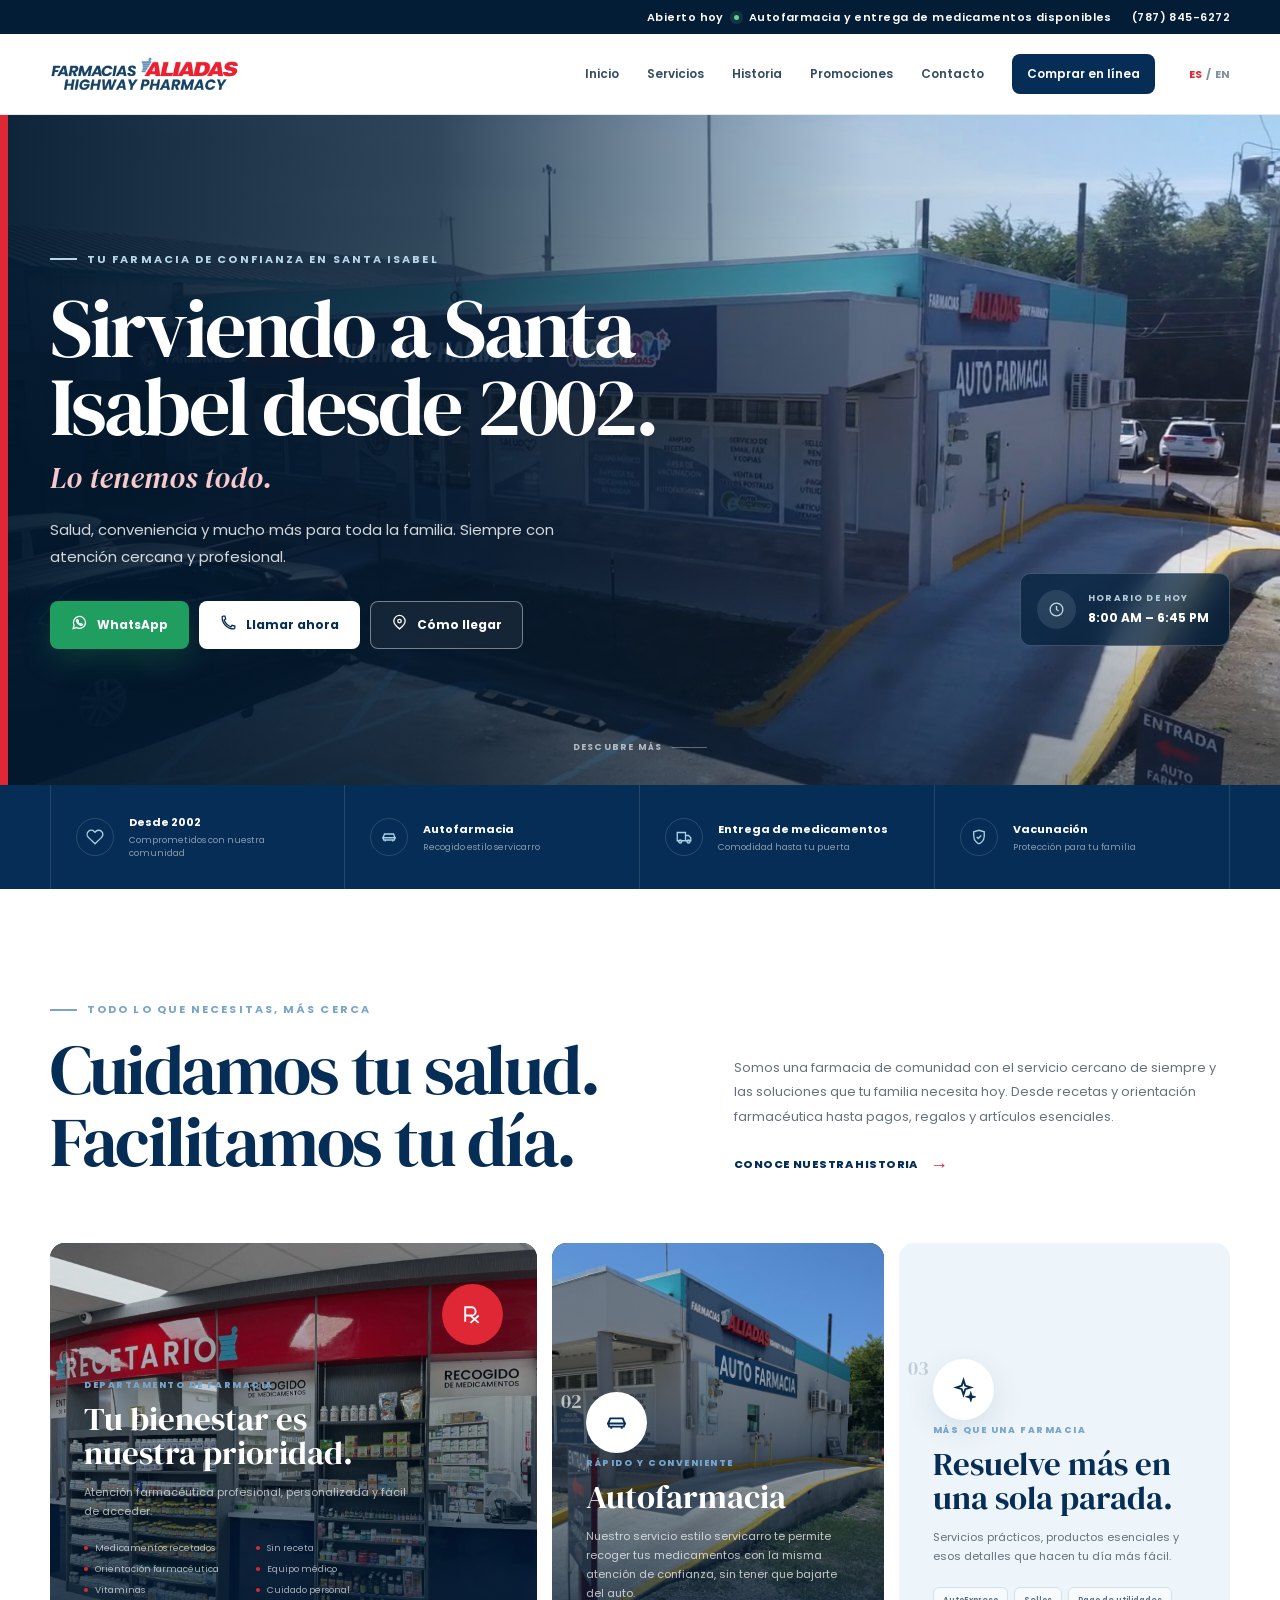
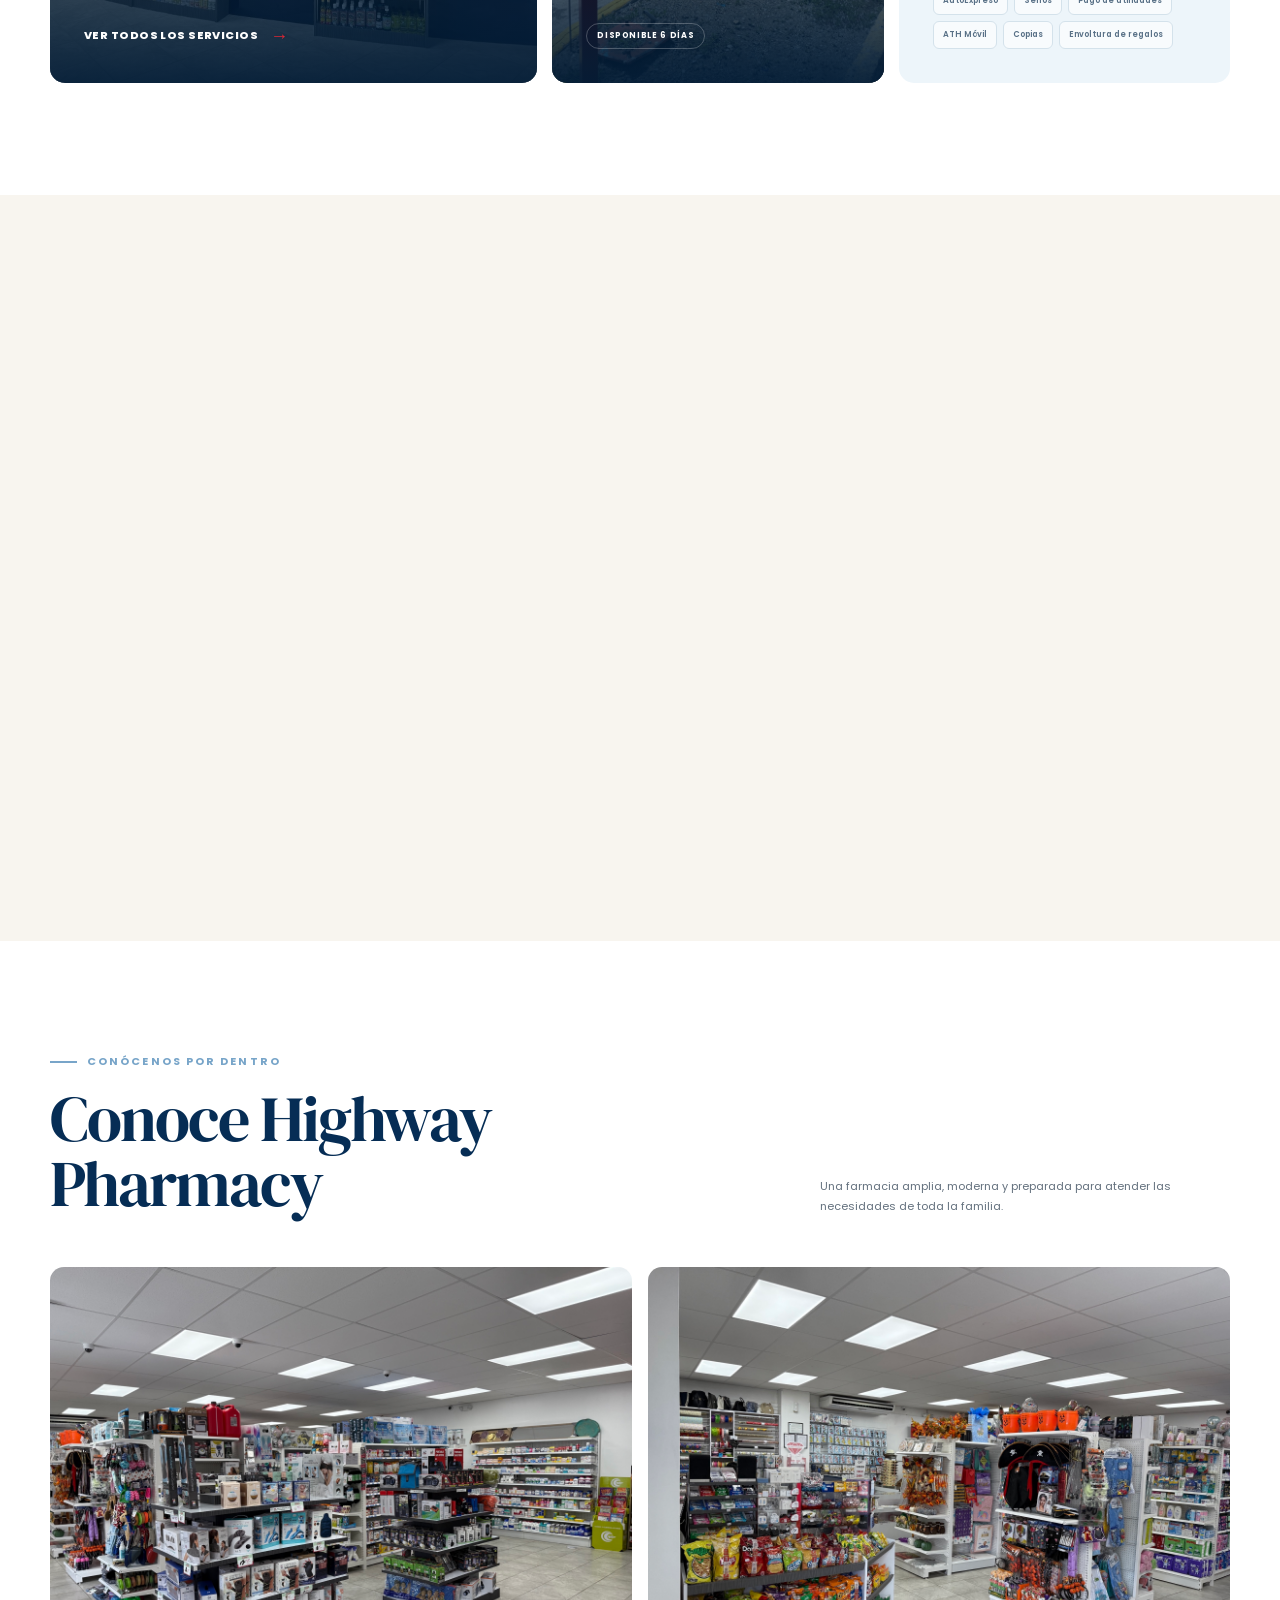
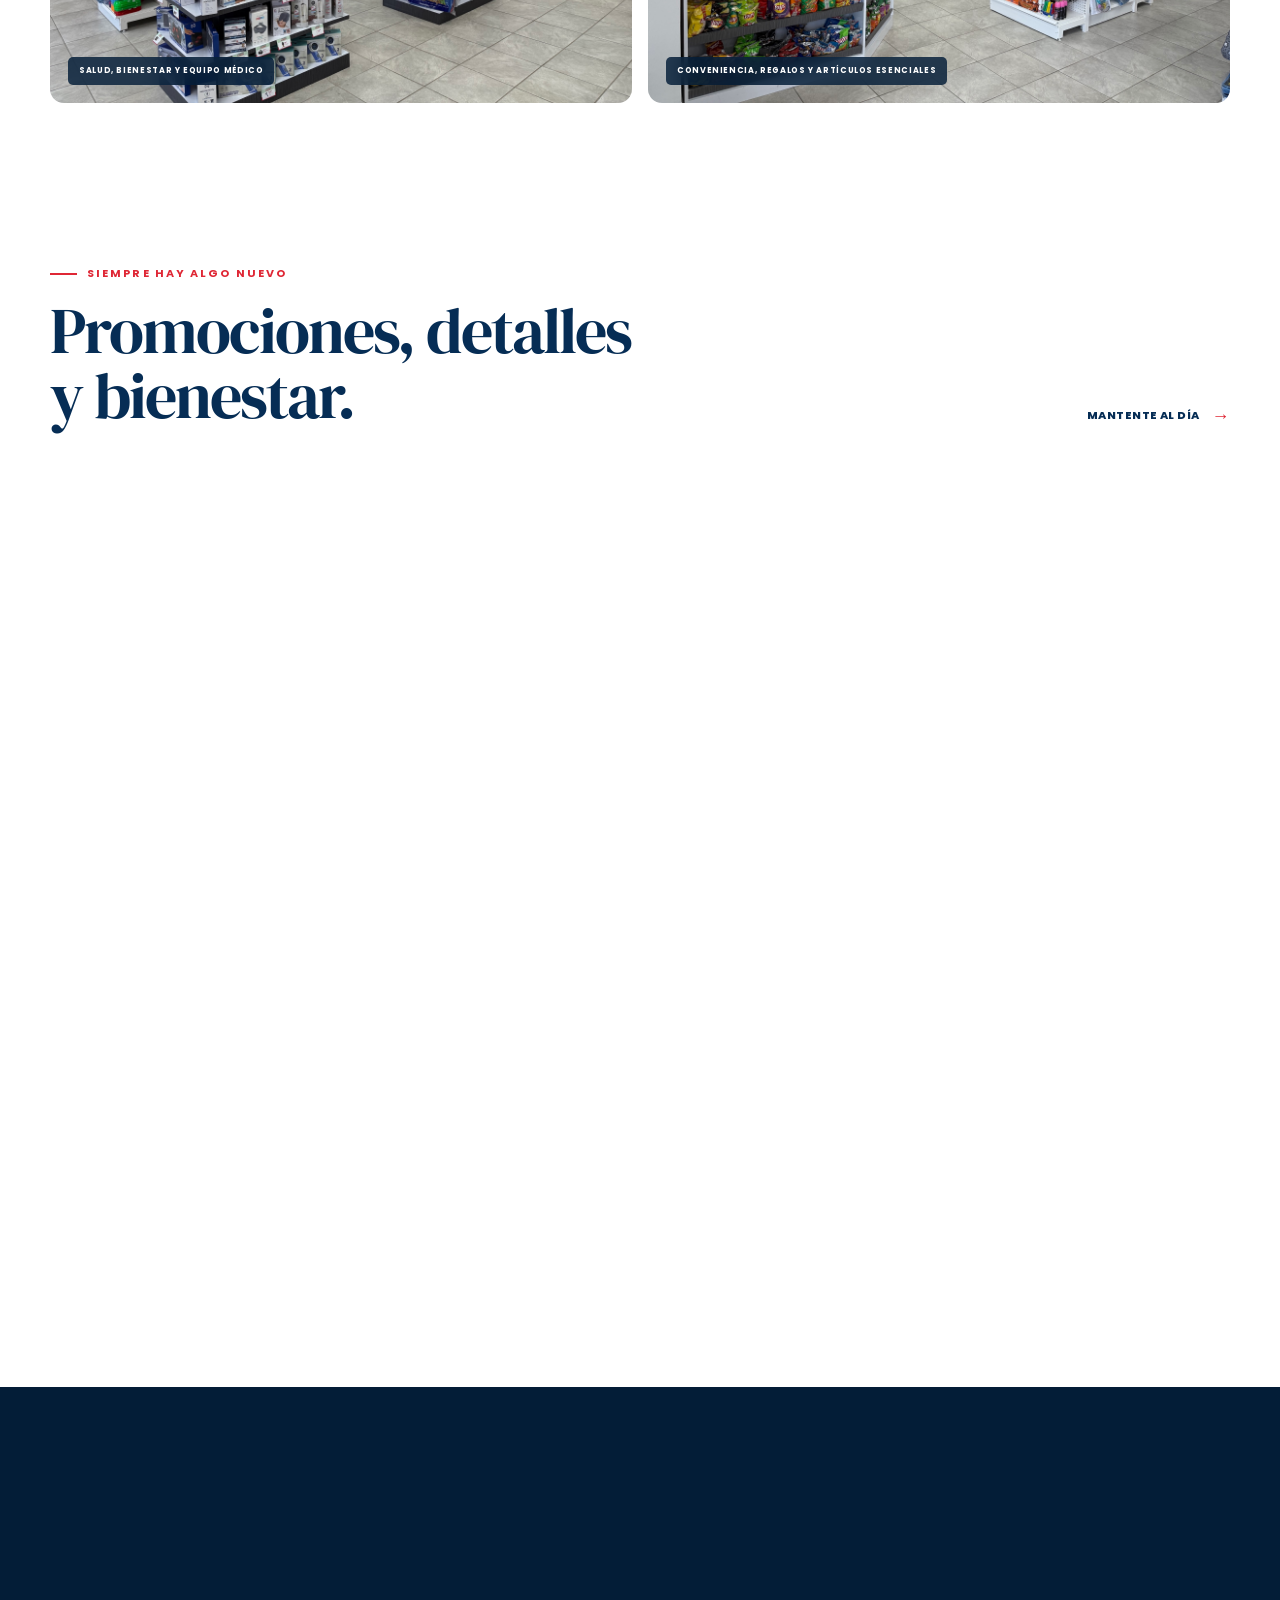
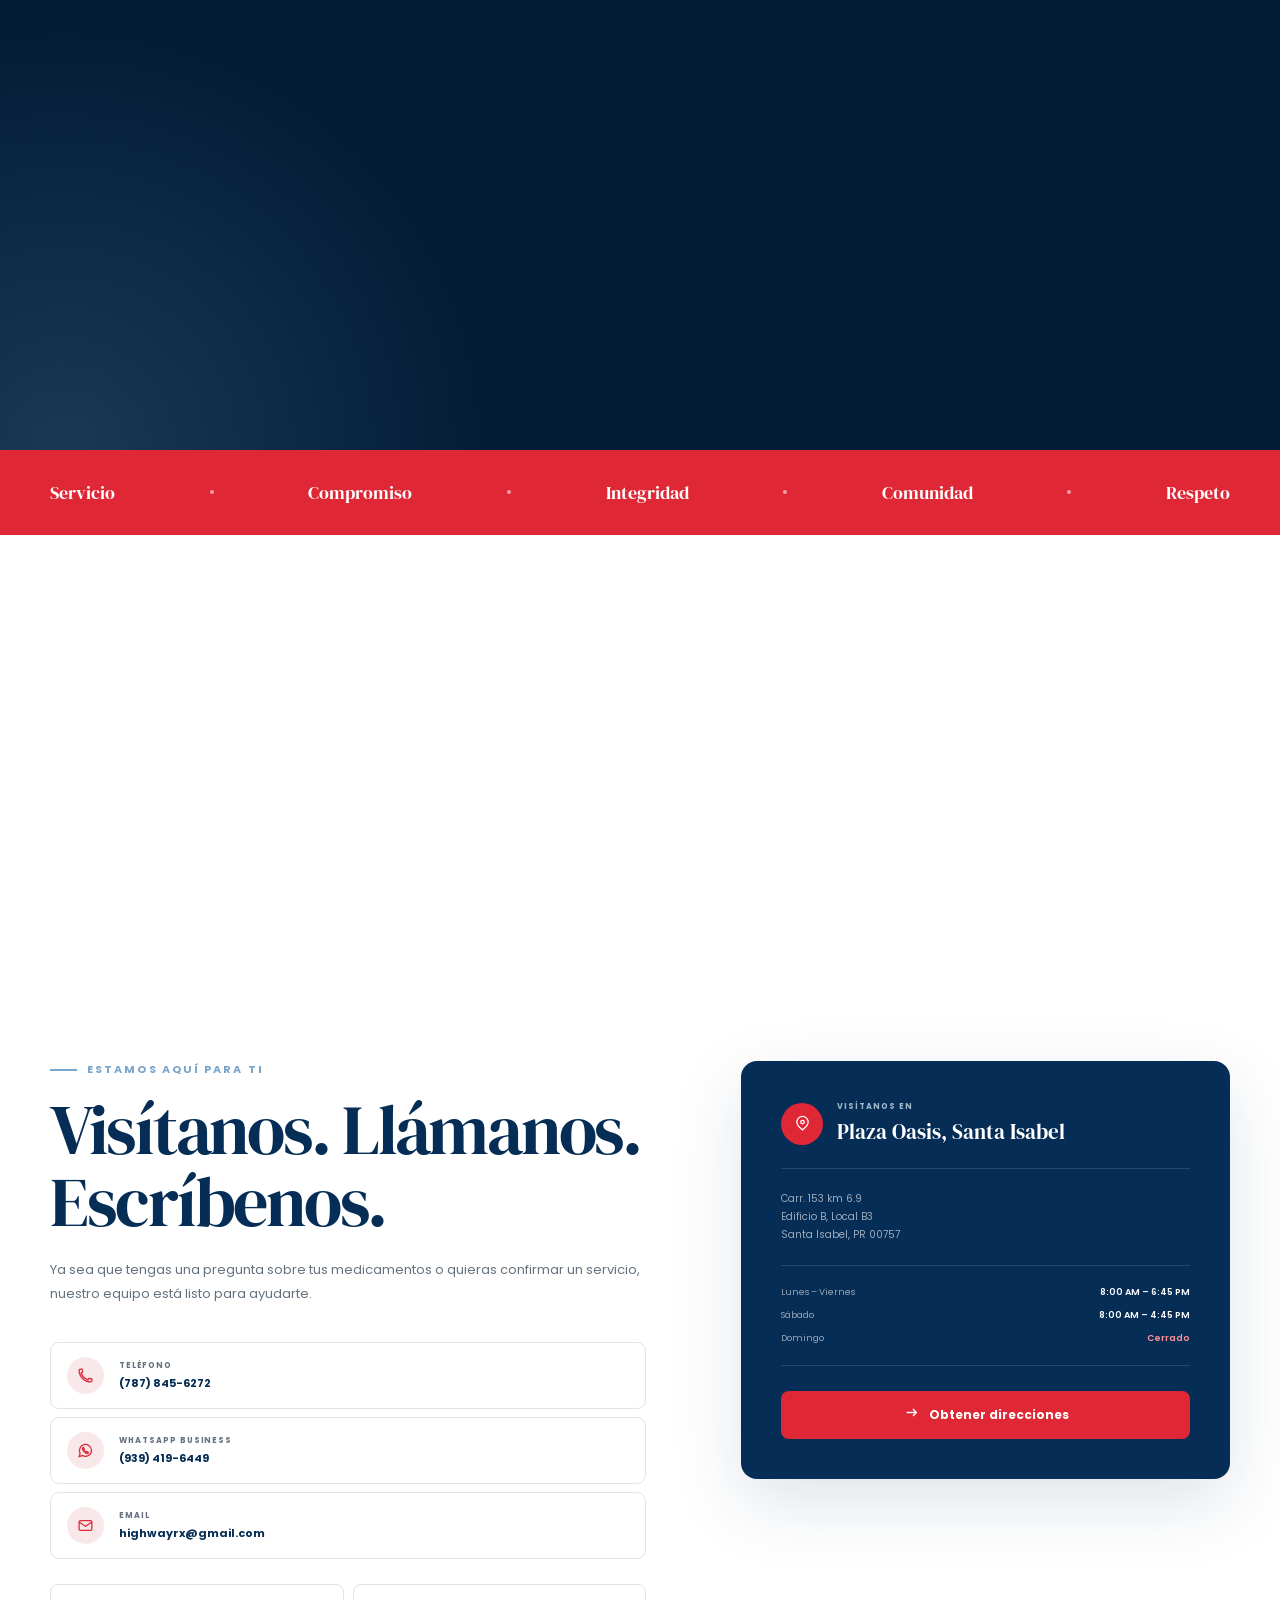
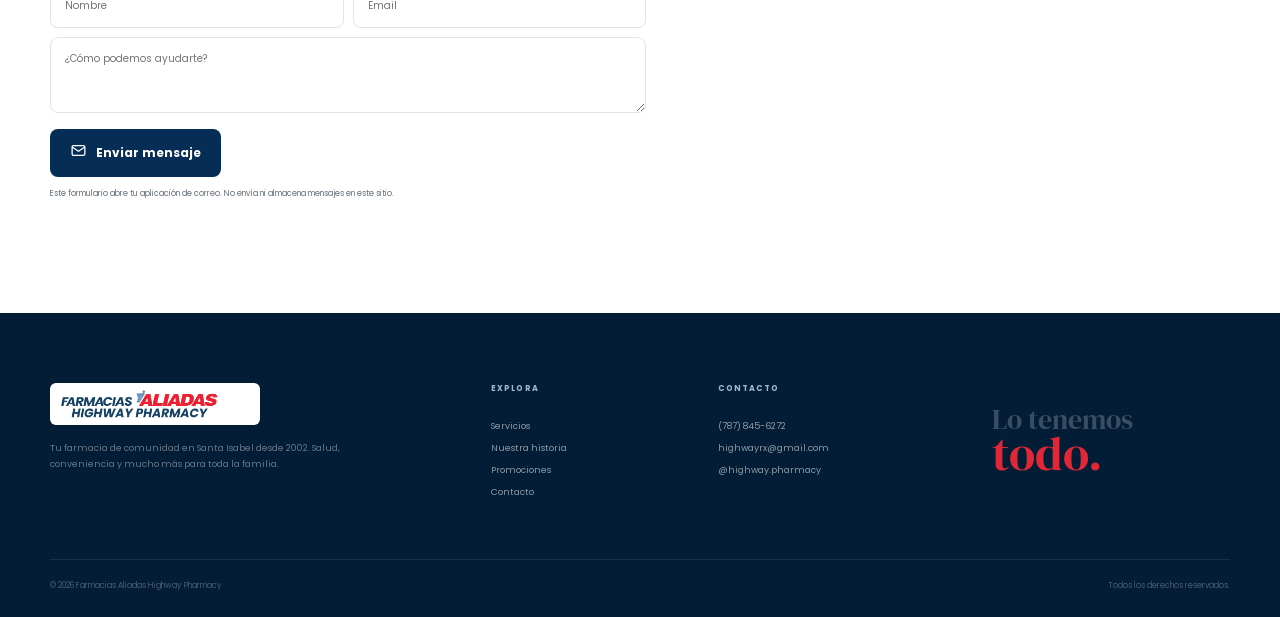
<file: index.html>
<!doctype html>
<html lang="es">
  <head>
    <meta charset="UTF-8" />
    <meta name="viewport" content="width=device-width, initial-scale=1.0" />
    <meta name="theme-color" content="#062d55" />
    <meta
      name="description"
      content="Farmacias Aliadas Highway Pharmacy en Santa Isabel. Servicios de farmacia, autofarmacia, vacunación, entrega de medicamentos y mucho más."
    />
    <meta property="og:type" content="website" />
    <meta property="og:site_name" content="Highway Pharmacy" />
    <meta property="og:title" content="Highway Pharmacy | Farmacia en Santa Isabel" />
    <meta property="og:description" content="Salud, conveniencia y mucho más para toda la familia." />
    <meta property="og:locale" content="es_PR" />
    <meta property="og:locale:alternate" content="en_US" />
    <meta property="og:url" content="https://highwaypharmacypr.com/es/" />
    <meta property="og:image" content="https://highwaypharmacypr.com/assets/icono-highway.png" />
    <link rel="icon" type="image/png" href="/assets/icono-highway.png" />
    <link rel="apple-touch-icon" href="/assets/icono-highway.png" />
    <link rel="canonical" href="https://highwaypharmacypr.com/es/" />
    <link rel="alternate" hreflang="es" href="https://highwaypharmacypr.com/es/" />
    <link rel="alternate" hreflang="en" href="https://highwaypharmacypr.com/en/" />
    <link rel="alternate" hreflang="x-default" href="https://highwaypharmacypr.com/es/" />
    <link rel="preconnect" href="https://fonts.googleapis.com" />
    <link rel="preconnect" href="https://fonts.gstatic.com" crossorigin />
    <link
      href="https://fonts.googleapis.com/css2?family=DM+Serif+Display&family=Poppins:wght@400;500;600;700;800&display=swap"
      rel="stylesheet"
    />
    <link rel="stylesheet" href="/styles.css?v=20260617-2" />
    <title>Highway Pharmacy | Farmacia en Santa Isabel</title>
    <script type="application/ld+json">
      {
        "@context": "https://schema.org",
        "@type": ["Pharmacy", "LocalBusiness"],
        "name": "Farmacias Aliadas Highway Pharmacy",
        "url": "https://highwaypharmacypr.com",
        "telephone": "+1-787-845-6272",
        "faxNumber": "+1-787-845-6142",
        "email": "highwayrx@gmail.com",
        "image": "https://highwaypharmacypr.com/assets/hero-exterior.jpg",
        "contactPoint": [
          {
            "@type": "ContactPoint",
            "telephone": "+1-787-845-6272",
            "contactType": "pharmacy"
          },
          {
            "@type": "ContactPoint",
            "telephone": "+1-939-419-6449",
            "contactType": "WhatsApp Business",
            "url": "https://wa.me/19394196449"
          }
        ],
        "address": {
          "@type": "PostalAddress",
          "streetAddress": "Plaza Oasis, Carr. 153 km 6.9, Edificio B Local B3",
          "addressLocality": "Santa Isabel",
          "addressRegion": "PR",
          "postalCode": "00757",
          "addressCountry": "US"
        },
        "openingHoursSpecification": [
          {
            "@type": "OpeningHoursSpecification",
            "dayOfWeek": ["Monday", "Tuesday", "Wednesday", "Thursday", "Friday"],
            "opens": "08:00",
            "closes": "18:45"
          },
          {
            "@type": "OpeningHoursSpecification",
            "dayOfWeek": "Saturday",
            "opens": "08:00",
            "closes": "16:45"
          },
          {
            "@type": "OpeningHoursSpecification",
            "dayOfWeek": "Sunday"
          }
        ],
        "sameAs": ["https://www.tiktok.com/@highway.pharmacy"]
      }
    </script>
  </head>
  <body>
    <a class="skip-link" href="#main">Skip to content</a>
    <div class="announcement">
      <div class="shell announcement-inner">
        <span id="open-status"></span>
        <span class="announcement-dot"></span>
        <span id="announcement-message"></span>
        <a href="tel:+17878456272">(787) 845-6272</a>
      </div>
    </div>

    <header class="site-header" id="top">
      <div class="shell header-inner">
        <a class="brand" data-home-link aria-label="Highway Pharmacy home">
          <img class="brand-logo" src="/assets/logo-highway.png" alt="Farmacias Aliadas Highway Pharmacy" onerror="handleLogoError(this)" />
          <span class="brand-fallback"><strong>HIGHWAY</strong><span>PHARMACY</span></span>
        </a>

        <button class="menu-toggle" type="button" aria-expanded="false" aria-controls="site-nav" aria-label="Open menu">
          <span></span><span></span><span></span>
          <span class="sr-only">Menu</span>
        </button>

        <nav class="site-nav" id="site-nav" aria-label="Primary navigation">
          <div class="mobile-nav-head">
            <img class="mobile-nav-logo" src="/assets/logo-highway.png" alt="Farmacias Aliadas Highway Pharmacy" onerror="this.hidden = true" />
            <button class="menu-close" type="button" aria-label="Close menu">
              <span></span><span></span>
            </button>
          </div>
          <a data-nav="home"></a>
          <a data-nav="services"></a>
          <a data-nav="story"></a>
          <a data-nav="promos"></a>
          <a data-nav="contact"></a>
          <a class="nav-shop" data-nav="shop"></a>
          <div class="mobile-language-switch" aria-label="Language">
            <a data-lang="es">ES</a>
            <span>/</span>
            <a data-lang="en">EN</a>
          </div>
        </nav>

        <div class="header-tools">
          <div class="language-switch" aria-label="Language">
            <a data-lang="es">ES</a>
            <span>/</span>
            <a data-lang="en">EN</a>
          </div>
          <a class="header-call" href="tel:+17878456272" aria-label="Call Highway Pharmacy">
            <span data-icon="phone"></span>
          </a>
        </div>
      </div>
    </header>

    <main id="main">
      <section class="hero">
        <div class="hero-media real-photo" data-fallback-copy="imageUnavailable">
          <img
            src="/assets/hero-exterior.jpg"
            data-alt-copy="heroImageAlt"
            alt=""
            fetchpriority="high"
            onerror="handleImageError(this)"
          />
        </div>
        <div class="hero-shade"></div>
        <div class="hero-accent"></div>
        <div class="shell hero-inner">
          <div class="hero-copy reveal">
            <div class="eyebrow eyebrow-light" data-copy="heroEyebrow"></div>
            <h1 data-copy="heroTitle"></h1>
            <p class="hero-tagline">Lo tenemos todo.</p>
            <p class="hero-description" data-copy="heroDescription"></p>
            <div class="hero-actions">
              <a
                class="button button-whatsapp"
                href="https://wa.me/19394196449"
                target="_blank"
                rel="noreferrer"
              >
                <span data-icon="whatsapp"></span><span data-copy="whatsapp"></span>
              </a>
              <a class="button button-white" href="tel:+17878456272">
                <span data-icon="phone"></span><span data-copy="callNow"></span>
              </a>
              <a
                class="button button-ghost"
                href="https://www.google.com/maps/search/?api=1&query=Highway+Pharmacy+Santa+Isabel+PR"
                target="_blank"
                rel="noreferrer"
              >
                <span data-icon="pin"></span><span data-copy="directions"></span>
              </a>
            </div>
          </div>
          <div class="hero-hours reveal">
            <span class="hours-icon" data-icon="clock"></span>
            <div>
              <small data-copy="todayHours"></small>
              <strong id="today-hours"></strong>
            </div>
          </div>
        </div>
        <a class="hero-scroll" href="#why"><span data-copy="explore"></span><i></i></a>
      </section>

      <section class="trust-bar" id="why">
        <div class="shell trust-grid">
          <article>
            <span data-icon="heart"></span>
            <div><strong>Desde 2002</strong><small data-copy="trustCommunity"></small></div>
          </article>
          <article>
            <span data-icon="car"></span>
            <div><strong>Autofarmacia</strong><small data-copy="trustDrive"></small></div>
          </article>
          <article>
            <span data-icon="delivery"></span>
            <div><strong data-copy="delivery"></strong><small data-copy="trustDelivery"></small></div>
          </article>
          <article>
            <span data-icon="shield"></span>
            <div><strong data-copy="vaccines"></strong><small data-copy="trustVaccines"></small></div>
          </article>
        </div>
      </section>

      <section class="section intro-section">
        <div class="shell split-intro">
          <div class="section-heading reveal">
            <div class="eyebrow" data-copy="introEyebrow"></div>
            <h2 data-copy="introTitle"></h2>
          </div>
          <div class="intro-body reveal">
            <p data-copy="introBody"></p>
            <a class="text-link" href="#story"><span data-copy="ourStoryLink"></span><span>→</span></a>
          </div>
        </div>
        <div class="shell service-feature-grid" id="services">
          <article class="feature-card feature-main reveal" data-fallback-copy="imageUnavailable">
            <img
              class="feature-photo"
              src="/assets/recetario.jpg"
              data-alt-copy="pharmacyImageAlt"
              alt=""
              loading="lazy"
              onerror="handleImageError(this)"
            />
            <div class="feature-number">01</div>
            <span class="feature-icon" data-icon="rx"></span>
            <div>
              <p class="card-kicker" data-copy="pharmacyKicker"></p>
              <h3 data-copy="pharmacyTitle"></h3>
              <p data-copy="pharmacyBody"></p>
              <ul data-list="pharmacyList"></ul>
              <a class="text-link light-link" data-services-link>
                <span data-copy="viewServices"></span><span>→</span>
              </a>
            </div>
          </article>
          <article class="feature-card feature-drive reveal" data-fallback-copy="imageUnavailable">
            <img
              class="feature-photo"
              src="/assets/autofarmacia.jpg"
              data-alt-copy="driveImageAlt"
              alt=""
              loading="lazy"
              onerror="handleImageError(this)"
            />
            <div class="feature-number">02</div>
            <span class="feature-icon" data-icon="car"></span>
            <p class="card-kicker" data-copy="driveKicker"></p>
            <h3>Autofarmacia</h3>
            <p data-copy="driveBody"></p>
            <span class="feature-pill" data-copy="drivePill"></span>
          </article>
          <article class="feature-card feature-convenience reveal">
            <div class="feature-number">03</div>
            <span class="feature-icon" data-icon="spark"></span>
            <p class="card-kicker" data-copy="convenienceKicker"></p>
            <h3 data-copy="convenienceTitle"></h3>
            <p data-copy="convenienceBody"></p>
            <div class="mini-services" data-mini-services></div>
          </article>
        </div>
      </section>

      <section class="section department-section">
        <div class="shell department-grid">
          <div class="department-copy reveal">
            <div class="eyebrow" data-copy="departmentEyebrow"></div>
            <h2 data-copy="departmentTitle"></h2>
            <p data-copy="departmentBody"></p>
            <div class="department-stats">
              <div><strong>22+</strong><span data-copy="years"></span></div>
              <div><strong>6</strong><span data-copy="daysWeek"></span></div>
              <div><strong>1</strong><span data-copy="family"></span></div>
            </div>
            <a class="button button-navy" href="tel:+17878456272">
              <span data-icon="phone"></span><span data-copy="speakTeam"></span>
            </a>
          </div>
          <div class="department-visual reveal">
            <div class="visual-orbit orbit-one"></div>
            <div class="visual-orbit orbit-two"></div>
            <div class="pharmacist-card">
              <span class="pharmacist-icon" data-icon="cross"></span>
              <strong data-copy="careTitle"></strong>
              <p data-copy="careBody"></p>
            </div>
            <div class="floating-note note-one">
              <span data-icon="shield"></span><span data-copy="vaccines"></span>
            </div>
            <div class="floating-note note-two">
              <span data-icon="delivery"></span><span data-copy="delivery"></span>
            </div>
          </div>
        </div>
      </section>

      <section class="section inside-section" id="inside">
        <div class="shell">
          <div class="section-top reveal">
            <div>
              <div class="eyebrow" data-copy="insideEyebrow"></div>
              <h2 data-copy="insideTitle"></h2>
            </div>
            <p class="section-summary" data-copy="insideBody"></p>
          </div>
          <div class="inside-grid">
            <figure class="real-photo reveal" data-fallback-copy="imageUnavailable">
              <img
                src="/assets/interior-general.jpg"
                data-alt-copy="interiorMainAlt"
                alt=""
                loading="lazy"
                onerror="handleImageError(this)"
              />
              <figcaption data-copy="interiorMainCaption"></figcaption>
            </figure>
            <figure class="real-photo reveal" data-fallback-copy="imageUnavailable">
              <img
                src="/assets/interior-general1.jpg"
                data-alt-copy="interiorSecondAlt"
                alt=""
                loading="lazy"
                onerror="handleImageError(this)"
              />
              <figcaption data-copy="interiorSecondCaption"></figcaption>
            </figure>
          </div>
        </div>
      </section>

      <section class="section promos-section" id="promotions">
        <div class="shell">
          <div class="section-top reveal">
            <div>
              <div class="eyebrow eyebrow-red" data-copy="promosEyebrow"></div>
              <h2 data-copy="promosTitle"></h2>
            </div>
            <a class="text-link" href="#contact"><span data-copy="stayUpdated"></span><span>→</span></a>
          </div>
          <div class="promo-grid">
            <article class="promo-card promo-wide reveal" data-fallback-copy="imageUnavailable">
              <img
                class="promo-photo"
                src="/assets/regalo.jpg"
                data-alt-copy="giftImageAlt"
                alt=""
                loading="lazy"
                onerror="handleImageError(this)"
              />
              <div class="promo-copy">
                <span class="promo-label" data-copy="featured"></span>
                <h3 data-copy="promoOneTitle"></h3>
                <p data-copy="promoOneBody"></p>
                <a href="https://wa.me/19394196449" target="_blank" rel="noreferrer" class="text-link light-link">
                  <span data-copy="askWhatsapp"></span><span>→</span>
                </a>
              </div>
            </article>
            <article class="promo-card promo-small reveal">
              <span class="round-icon" data-icon="syringe"></span>
              <span class="promo-label promo-label-blue" data-copy="health"></span>
              <h3 data-copy="promoTwoTitle"></h3>
              <p data-copy="promoTwoBody"></p>
            </article>
            <article class="promo-card promo-small promo-soft reveal">
              <span class="round-icon red-round" data-icon="calendar"></span>
              <span class="promo-label promo-label-red" data-copy="community"></span>
              <h3 data-copy="promoThreeTitle"></h3>
              <p data-copy="promoThreeBody"></p>
            </article>
          </div>
          <div class="gift-gallery-heading reveal">
            <div class="eyebrow eyebrow-red" data-copy="giftGalleryEyebrow"></div>
            <h3 data-copy="giftGalleryTitle"></h3>
          </div>
          <div class="gift-gallery" aria-label="Gift gallery">
            <figure class="real-photo reveal" data-fallback-copy="imageUnavailable"><img src="/assets/regalo.jpg" data-alt-copy="giftImageAlt" alt="" loading="lazy" onerror="handleImageError(this)" /></figure>
            <figure class="real-photo reveal" data-fallback-copy="imageUnavailable"><img src="/assets/regalo1.jpg" data-alt-copy="giftImageAlt" alt="" loading="lazy" onerror="handleImageError(this)" /></figure>
            <figure class="real-photo reveal" data-fallback-copy="imageUnavailable"><img src="/assets/regalo2.jpg" data-alt-copy="giftImageAlt" alt="" loading="lazy" onerror="handleImageError(this)" /></figure>
            <figure class="real-photo reveal" data-fallback-copy="imageUnavailable"><img src="/assets/regalo3.jpg" data-alt-copy="giftImageAlt" alt="" loading="lazy" onerror="handleImageError(this)" /></figure>
            <figure class="real-photo reveal" data-fallback-copy="imageUnavailable"><img src="/assets/regalo4.jpg" data-alt-copy="giftImageAlt" alt="" loading="lazy" onerror="handleImageError(this)" /></figure>
            <figure class="real-photo reveal" data-fallback-copy="imageUnavailable"><img src="/assets/regalo5.jpg" data-alt-copy="giftImageAlt" alt="" loading="lazy" onerror="handleImageError(this)" /></figure>
          </div>
        </div>
      </section>

      <section class="section story-section" id="story">
        <div class="shell story-grid">
          <div class="story-heading reveal">
            <div class="eyebrow eyebrow-light" data-copy="storyEyebrow"></div>
            <h2 data-copy="storyTitle"></h2>
            <p data-copy="storyBody"></p>
            <div class="signature">Lo tenemos todo.</div>
          </div>
          <div class="timeline reveal">
            <article><span>2002</span><div><h3 data-copy="timelineOneTitle"></h3><p data-copy="timelineOneBody"></p></div></article>
            <article><span>2020</span><div><h3 data-copy="timelineTwoTitle"></h3><p data-copy="timelineTwoBody"></p></div></article>
            <article><span>2024</span><div><h3 data-copy="timelineThreeTitle"></h3><p data-copy="timelineThreeBody"></p></div></article>
            <article class="timeline-now"><span data-copy="today"></span><div><h3 data-copy="timelineFourTitle"></h3><p data-copy="timelineFourBody"></p></div></article>
          </div>
        </div>
      </section>

      <section class="values-section">
        <div class="shell values-grid" data-values></div>
      </section>

      <section class="section shop-section" id="shop">
        <div class="shell shop-card reveal">
          <div class="shop-rings"><i></i><i></i><i></i></div>
          <div>
            <div class="eyebrow eyebrow-light" data-copy="shopEyebrow"></div>
            <h2 data-copy="shopTitle"></h2>
            <p data-copy="shopBody"></p>
          </div>
          <span class="coming-soon" data-copy="comingSoon"></span>
        </div>
      </section>

      <section class="section contact-section" id="contact">
        <div class="shell contact-grid">
          <div class="contact-copy reveal">
            <div class="eyebrow" data-copy="contactEyebrow"></div>
            <h2 data-copy="contactTitle"></h2>
            <p data-copy="contactBody"></p>
            <div class="contact-methods">
              <a href="tel:+17878456272">
                <span data-icon="phone"></span><div><small data-copy="phone"></small><strong>(787) 845-6272</strong></div>
              </a>
              <a href="https://wa.me/19394196449" target="_blank" rel="noreferrer">
                <span data-icon="whatsapp"></span><div><small>WhatsApp Business</small><strong>(939) 419-6449</strong></div>
              </a>
              <a href="mailto:highwayrx@gmail.com">
                <span data-icon="mail"></span><div><small>Email</small><strong>highwayrx@gmail.com</strong></div>
              </a>
            </div>
            <form class="quick-form" action="mailto:highwayrx@gmail.com" method="post">
              <div class="form-row">
                <label>
                  <span class="sr-only" data-copy="name"></span>
                  <input name="name" type="text" data-placeholder="name" required />
                </label>
                <label>
                  <span class="sr-only">Email</span>
                  <input name="email" type="email" placeholder="Email" required />
                </label>
              </div>
              <label>
                <span class="sr-only" data-copy="message"></span>
                <textarea name="message" rows="3" data-placeholder="message" required></textarea>
              </label>
              <button class="button button-navy" type="submit">
                <span data-icon="mail"></span><span data-copy="sendMessage"></span>
              </button>
              <p class="form-note" data-copy="formNote"></p>
            </form>
          </div>
          <div class="visit-card reveal">
            <div class="visit-top">
              <span data-icon="pin"></span>
              <div><small data-copy="visitUs"></small><strong>Plaza Oasis, Santa Isabel</strong></div>
            </div>
            <address>Carr. 153 km 6.9<br />Edificio B, Local B3<br />Santa Isabel, PR 00757</address>
            <div class="hours-table">
              <div><span data-copy="weekdays"></span><strong>8:00 AM – 6:45 PM</strong></div>
              <div><span data-copy="saturday"></span><strong>8:00 AM – 4:45 PM</strong></div>
              <div><span data-copy="sunday"></span><strong class="closed" data-copy="closed"></strong></div>
            </div>
            <a
              class="button button-red"
              href="https://www.google.com/maps/search/?api=1&query=Highway+Pharmacy+Santa+Isabel+PR"
              target="_blank"
              rel="noreferrer"
            >
              <span data-icon="arrow"></span><span data-copy="getDirections"></span>
            </a>
          </div>
        </div>
      </section>
    </main>

    <footer class="site-footer">
      <div class="shell footer-grid">
        <div>
          <a class="brand brand-footer" data-home-link>
            <img class="brand-logo" src="/assets/logo-highway.png" alt="Farmacias Aliadas Highway Pharmacy" onerror="handleLogoError(this)" />
            <span class="brand-fallback"><strong>HIGHWAY</strong><span>PHARMACY</span></span>
          </a>
          <p data-copy="footerBody"></p>
        </div>
        <div>
          <h3 data-copy="footerExplore"></h3>
          <a href="#services" data-copy="services"></a>
          <a href="#story" data-copy="ourStory"></a>
          <a href="#promotions" data-copy="promotions"></a>
          <a href="#contact" data-copy="contact"></a>
        </div>
        <div>
          <h3 data-copy="footerContact"></h3>
          <a href="tel:+17878456272">(787) 845-6272</a>
          <a href="mailto:highwayrx@gmail.com">highwayrx@gmail.com</a>
          <a href="https://www.tiktok.com/@highway.pharmacy" target="_blank" rel="noreferrer">@highway.pharmacy</a>
        </div>
        <div class="footer-tagline"><span>Lo tenemos</span><strong>todo.</strong></div>
      </div>
      <div class="shell footer-bottom">
        <span>© <span id="year"></span> Farmacias Aliadas Highway Pharmacy</span>
        <span data-copy="rights"></span>
      </div>
    </footer>

    <nav class="mobile-actions" aria-label="Quick actions">
      <a href="tel:+17878456272"><span data-icon="phone"></span><small data-copy="call"></small></a>
      <a href="https://wa.me/19394196449" target="_blank" rel="noreferrer"><span data-icon="whatsapp"></span><small>WhatsApp</small></a>
      <a href="https://www.google.com/maps/search/?api=1&query=Highway+Pharmacy+Santa+Isabel+PR" target="_blank" rel="noreferrer"><span data-icon="pin"></span><small data-copy="map"></small></a>
    </nav>

    <script src="/app.js?v=20260617-2"></script>
  </body>
</html>
</file>
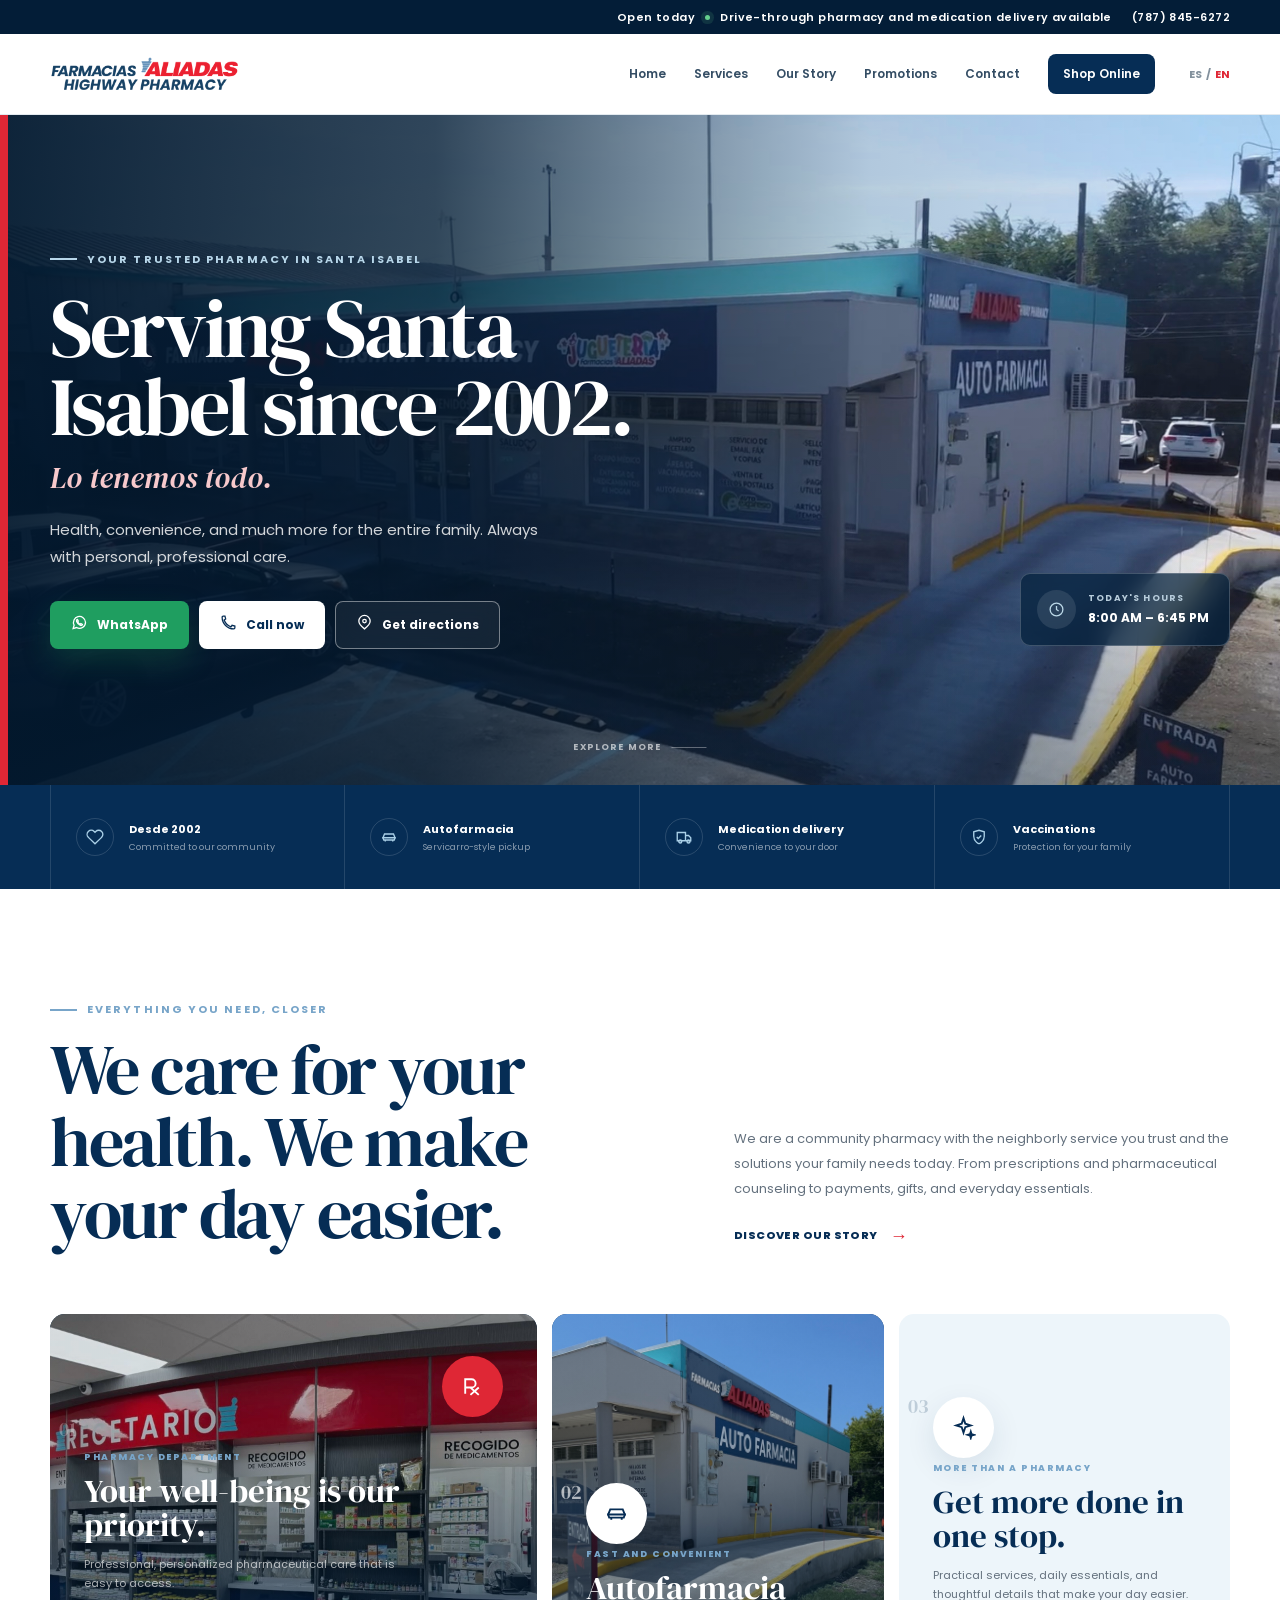
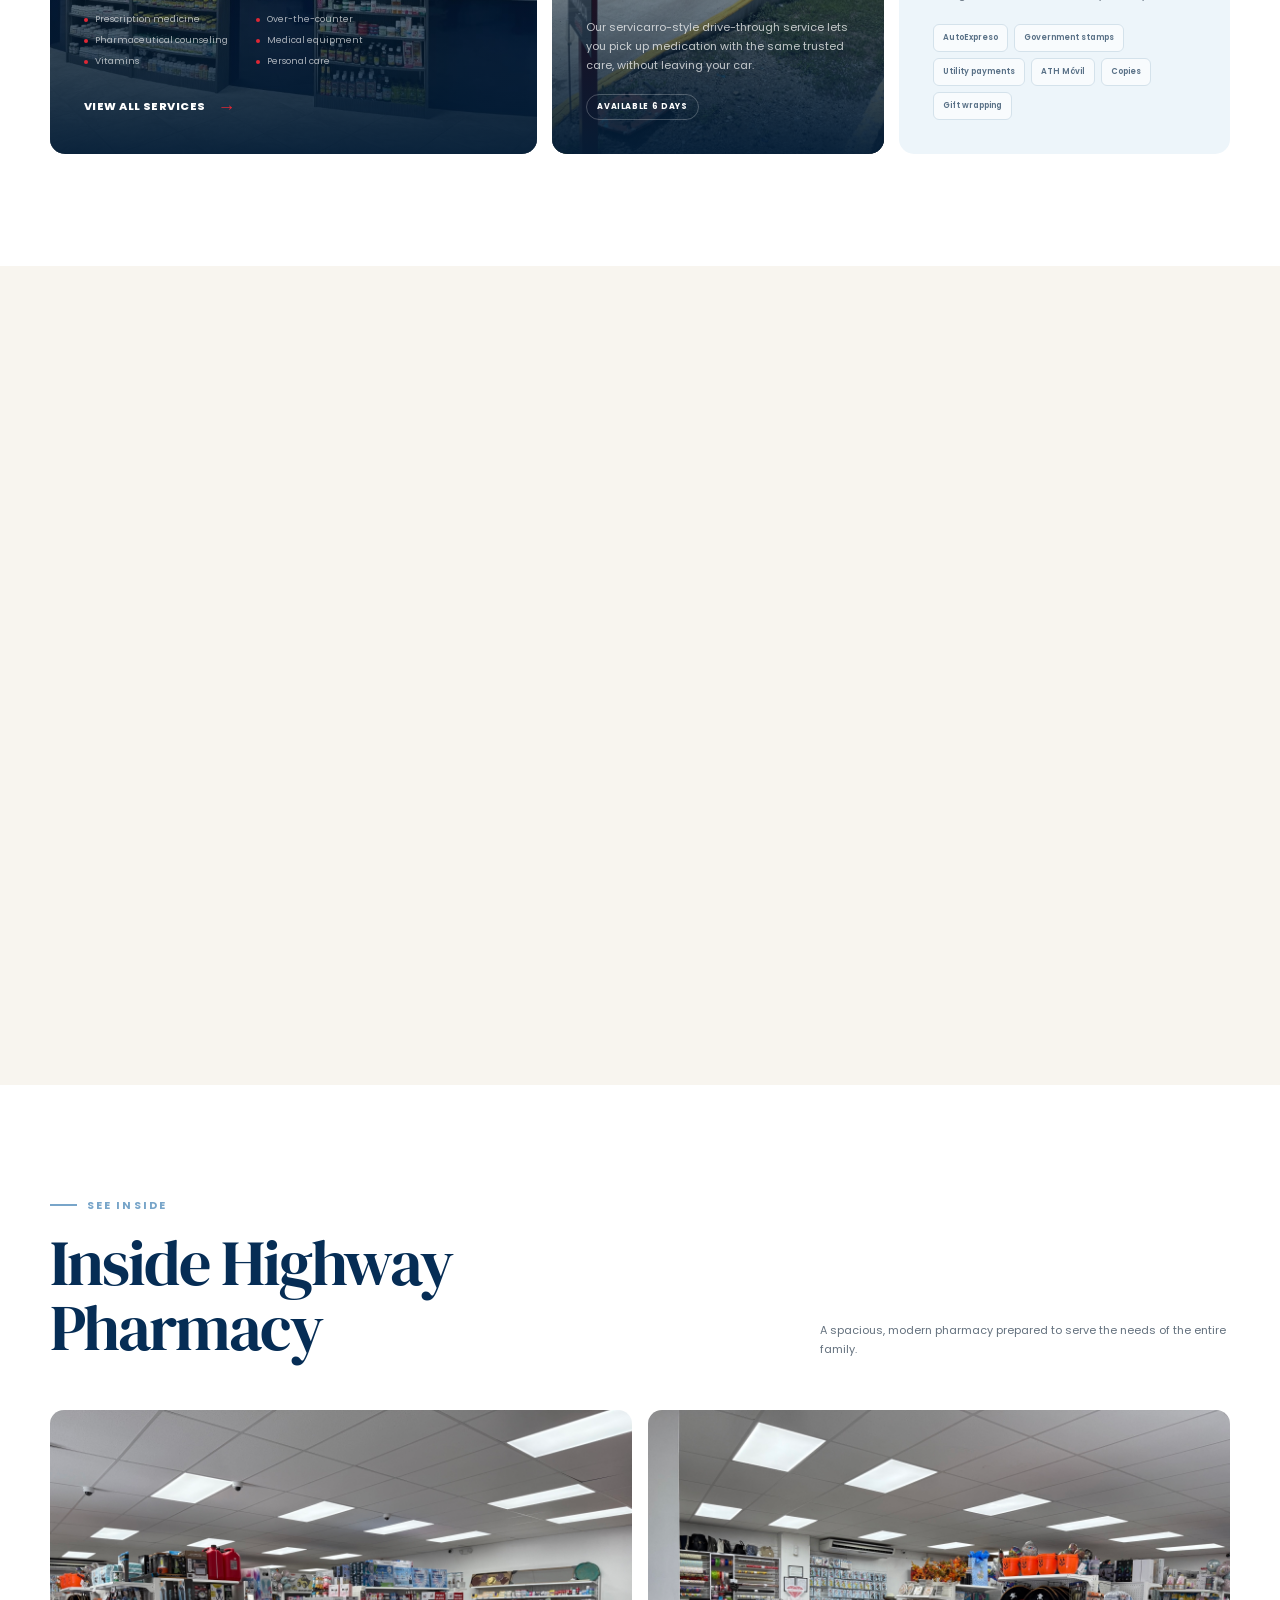
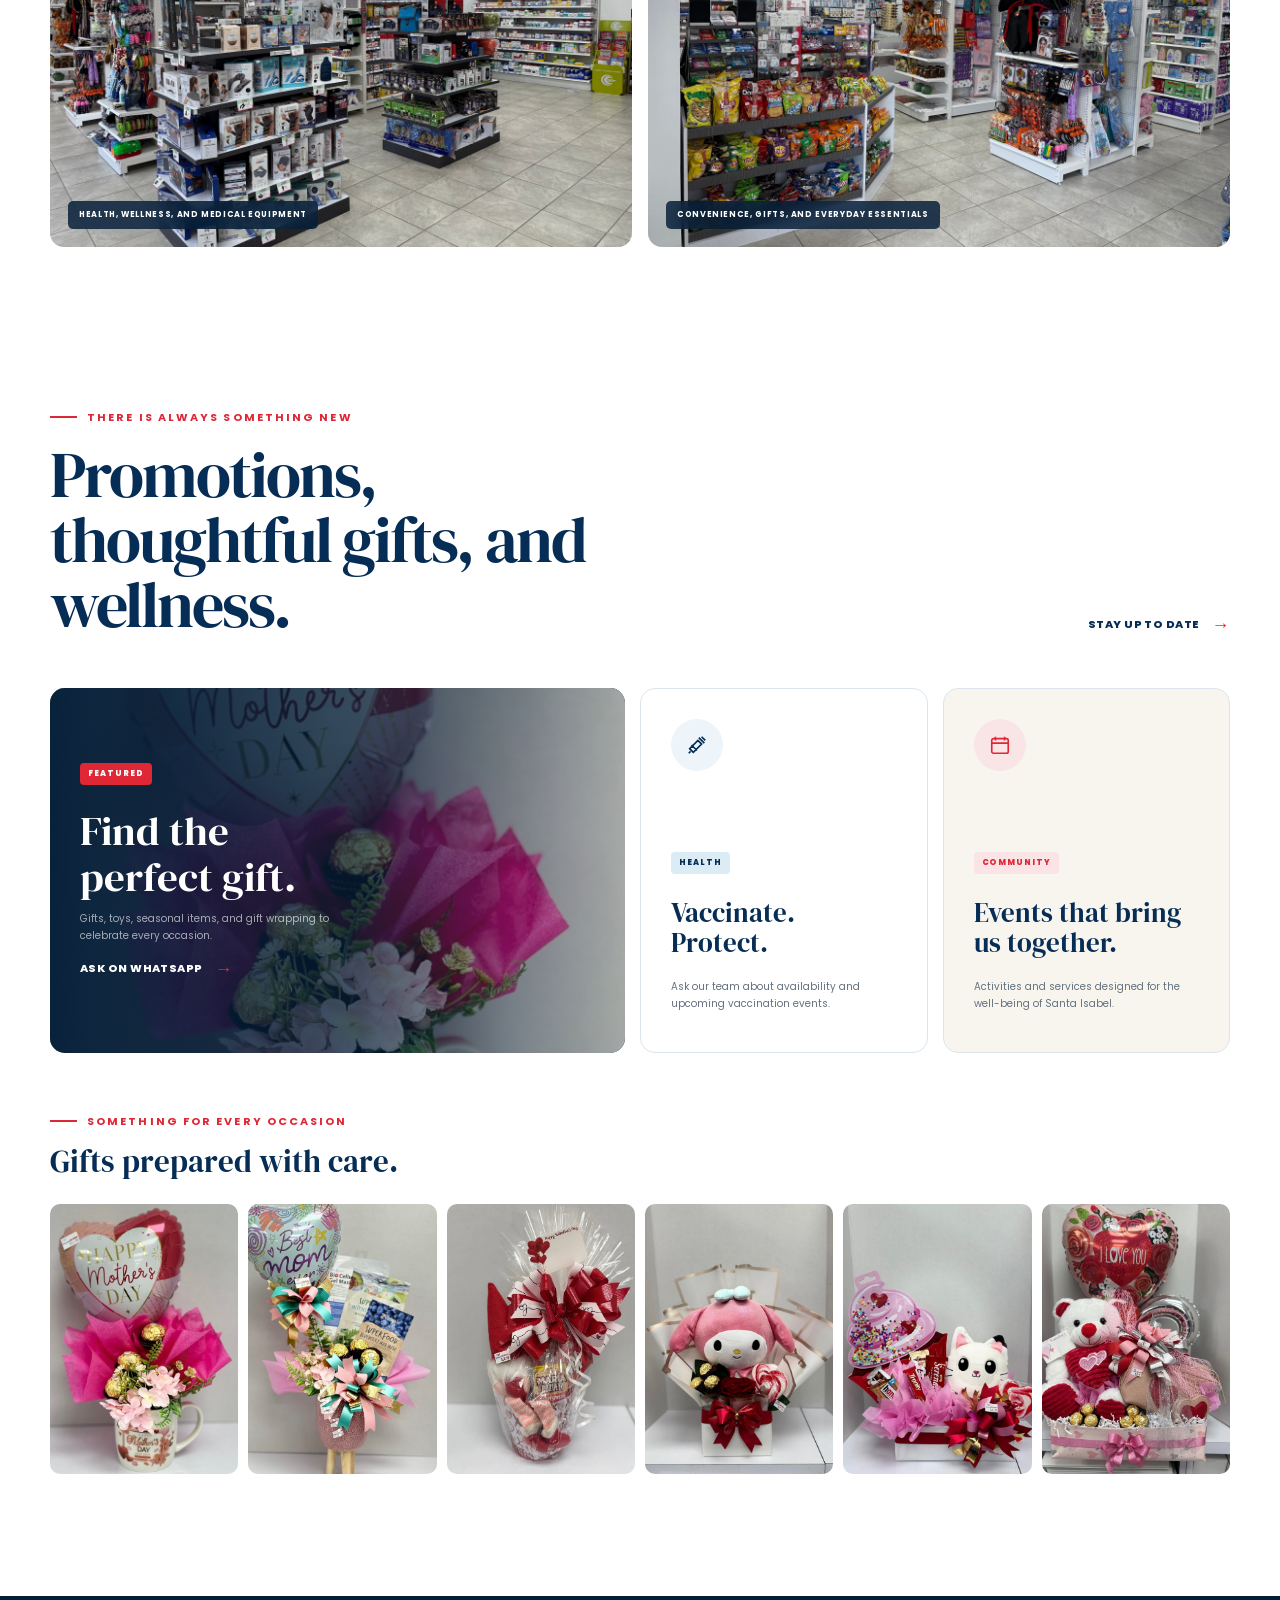
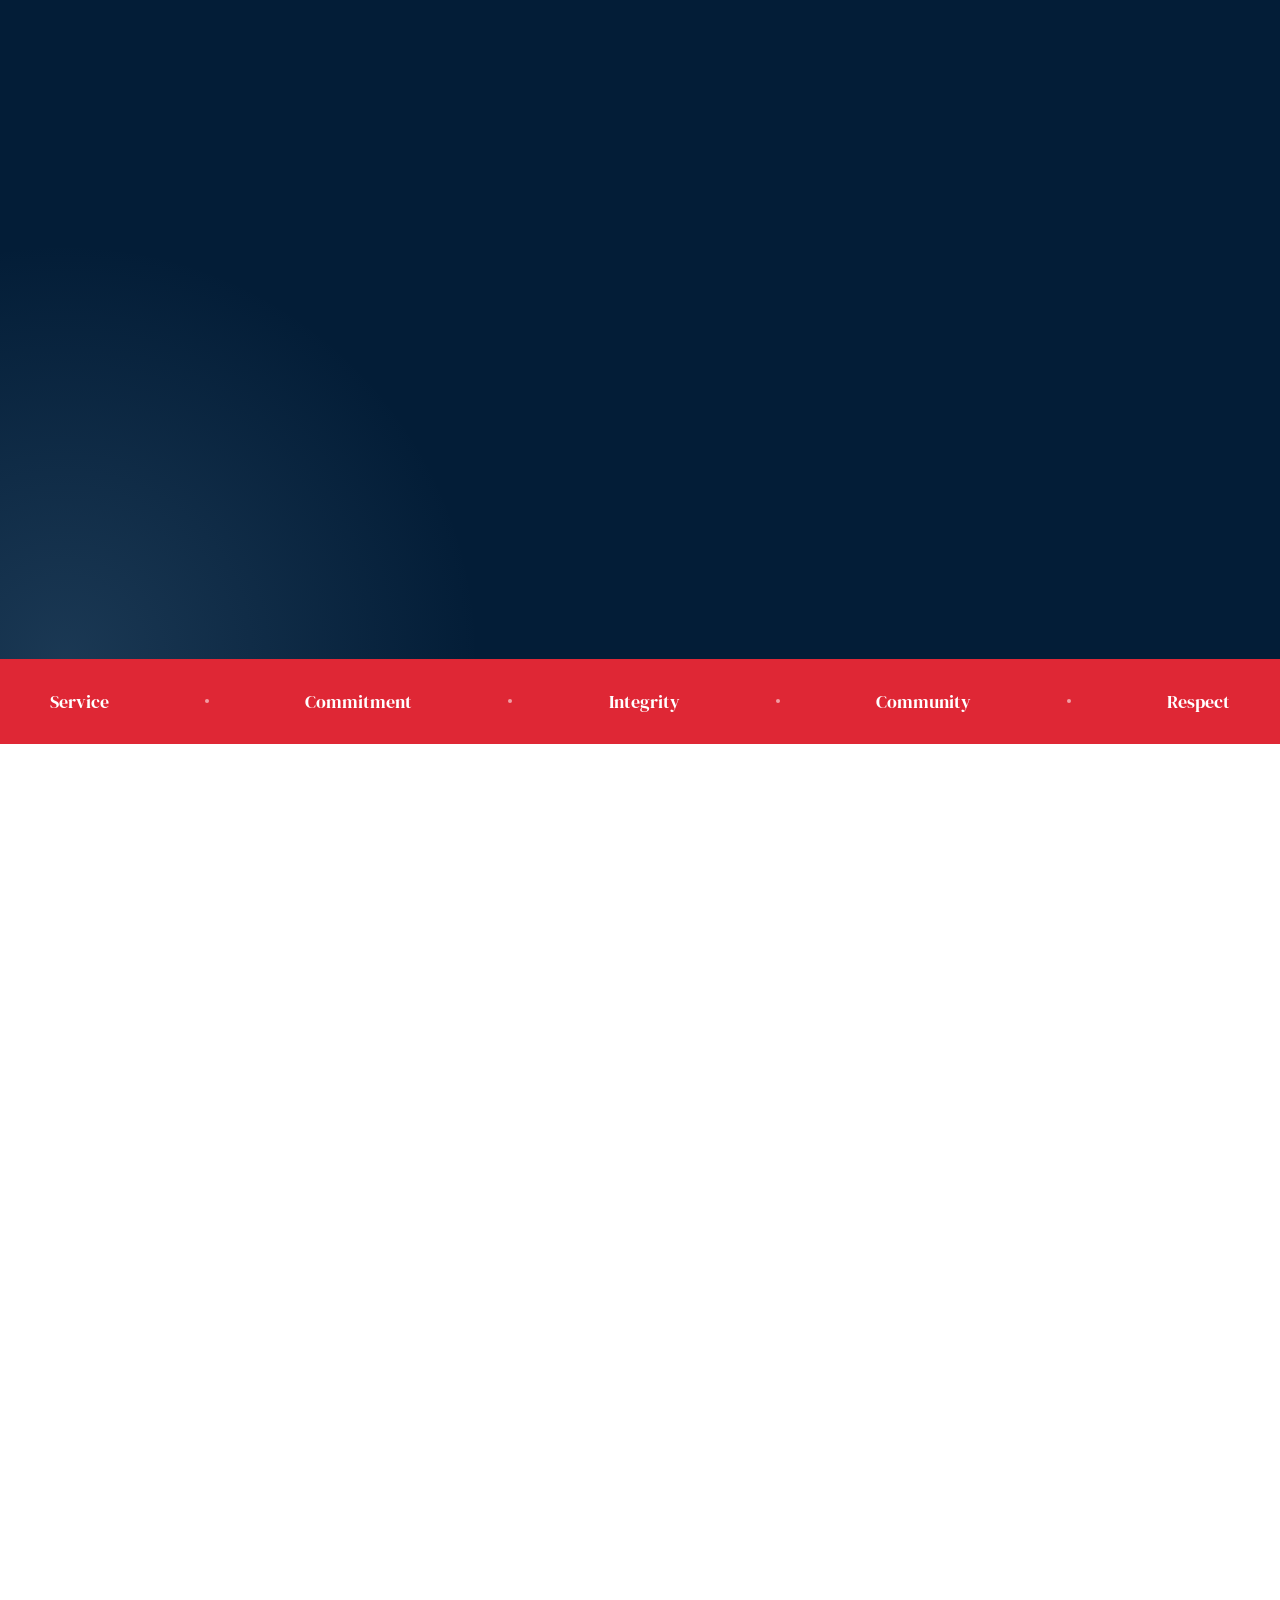
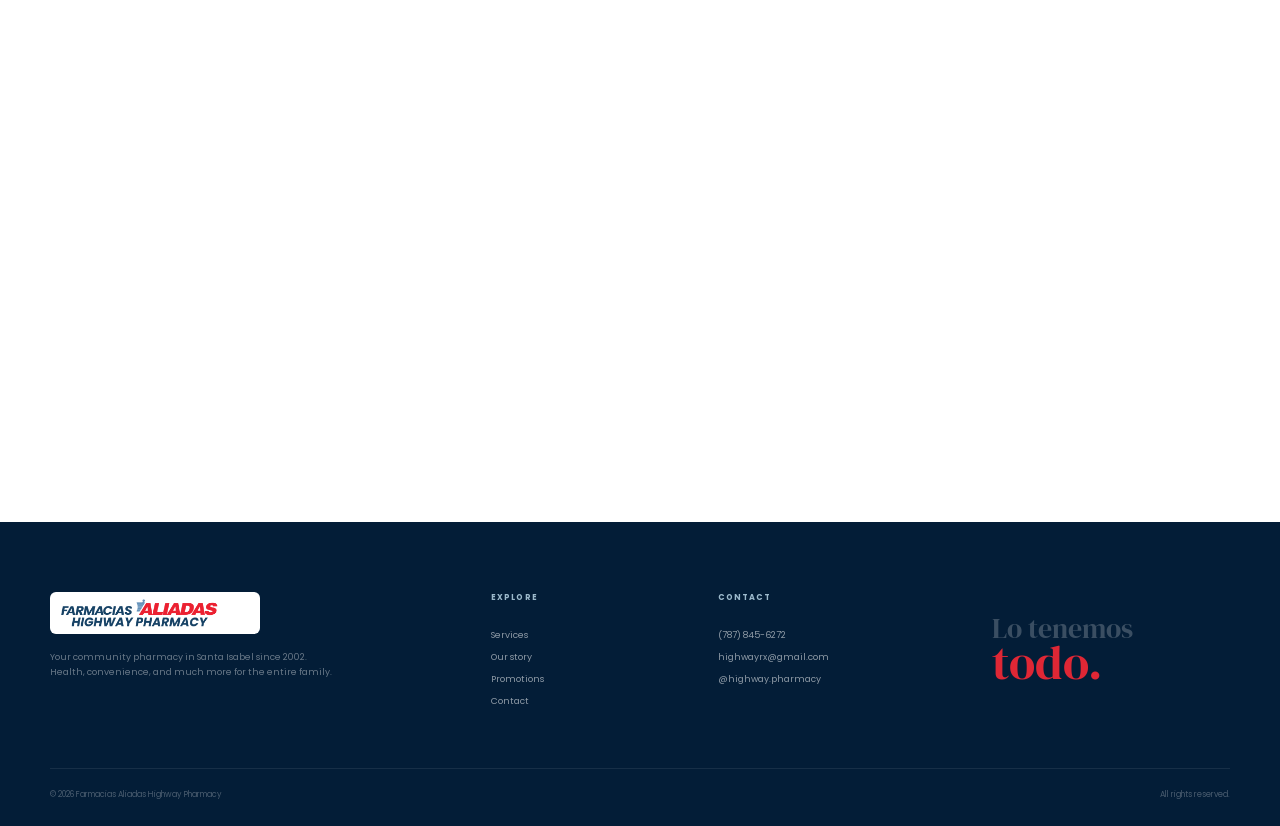
<file: en/index.html>
<!doctype html>
<html lang="en">
  <head>
    <meta charset="UTF-8" />
    <meta name="viewport" content="width=device-width, initial-scale=1.0" />
    <meta name="theme-color" content="#062d55" />
    <meta
      name="description"
      content="Highway Pharmacy in Santa Isabel. Pharmacy services, servicarro-style drive-through pickup, vaccinations, medication delivery, and more."
    />
    <meta property="og:type" content="website" />
    <meta property="og:site_name" content="Highway Pharmacy" />
    <meta property="og:title" content="Highway Pharmacy | Pharmacy in Santa Isabel" />
    <meta property="og:description" content="Health, convenience, and much more for the entire family." />
    <meta property="og:locale" content="en_US" />
    <meta property="og:locale:alternate" content="es_PR" />
    <meta property="og:url" content="https://highwaypharmacypr.com/en/" />
    <meta property="og:image" content="https://highwaypharmacypr.com/assets/icono-highway.png" />
    <link rel="icon" type="image/png" href="/assets/icono-highway.png" />
    <link rel="apple-touch-icon" href="/assets/icono-highway.png" />
    <link rel="canonical" href="https://highwaypharmacypr.com/en/" />
    <link rel="alternate" hreflang="es" href="https://highwaypharmacypr.com/es/" />
    <link rel="alternate" hreflang="en" href="https://highwaypharmacypr.com/en/" />
    <link rel="alternate" hreflang="x-default" href="https://highwaypharmacypr.com/es/" />
    <link rel="preconnect" href="https://fonts.googleapis.com" />
    <link rel="preconnect" href="https://fonts.gstatic.com" crossorigin />
    <link
      href="https://fonts.googleapis.com/css2?family=DM+Serif+Display&family=Poppins:wght@400;500;600;700;800&display=swap"
      rel="stylesheet"
    />
    <link rel="stylesheet" href="/styles.css?v=20260617-2" />
    <title>Highway Pharmacy | Pharmacy in Santa Isabel</title>
    <script type="application/ld+json">
      {
        "@context": "https://schema.org",
        "@type": ["Pharmacy", "LocalBusiness"],
        "name": "Farmacias Aliadas Highway Pharmacy",
        "url": "https://highwaypharmacypr.com",
        "telephone": "+1-787-845-6272",
        "faxNumber": "+1-787-845-6142",
        "email": "highwayrx@gmail.com",
        "image": "https://highwaypharmacypr.com/assets/hero-exterior.jpg",
        "contactPoint": [
          {
            "@type": "ContactPoint",
            "telephone": "+1-787-845-6272",
            "contactType": "pharmacy"
          },
          {
            "@type": "ContactPoint",
            "telephone": "+1-939-419-6449",
            "contactType": "WhatsApp Business",
            "url": "https://wa.me/19394196449"
          }
        ],
        "address": {
          "@type": "PostalAddress",
          "streetAddress": "Plaza Oasis, Carr. 153 km 6.9, Edificio B Local B3",
          "addressLocality": "Santa Isabel",
          "addressRegion": "PR",
          "postalCode": "00757",
          "addressCountry": "US"
        },
        "openingHoursSpecification": [
          {
            "@type": "OpeningHoursSpecification",
            "dayOfWeek": ["Monday", "Tuesday", "Wednesday", "Thursday", "Friday"],
            "opens": "08:00",
            "closes": "18:45"
          },
          {
            "@type": "OpeningHoursSpecification",
            "dayOfWeek": "Saturday",
            "opens": "08:00",
            "closes": "16:45"
          },
          {
            "@type": "OpeningHoursSpecification",
            "dayOfWeek": "Sunday"
          }
        ],
        "sameAs": ["https://www.tiktok.com/@highway.pharmacy"]
      }
    </script>
  </head>
  <body>
    <a class="skip-link" href="#main">Skip to content</a>
    <div class="announcement">
      <div class="shell announcement-inner">
        <span id="open-status"></span>
        <span class="announcement-dot"></span>
        <span id="announcement-message"></span>
        <a href="tel:+17878456272">(787) 845-6272</a>
      </div>
    </div>

    <header class="site-header" id="top">
      <div class="shell header-inner">
        <a class="brand" data-home-link aria-label="Highway Pharmacy home">
          <img class="brand-logo" src="/assets/logo-highway.png" alt="Farmacias Aliadas Highway Pharmacy" onerror="handleLogoError(this)" />
          <span class="brand-fallback"><strong>HIGHWAY</strong><span>PHARMACY</span></span>
        </a>

        <button class="menu-toggle" type="button" aria-expanded="false" aria-controls="site-nav" aria-label="Open menu">
          <span></span><span></span><span></span>
          <span class="sr-only">Menu</span>
        </button>

        <nav class="site-nav" id="site-nav" aria-label="Primary navigation">
          <div class="mobile-nav-head">
            <img class="mobile-nav-logo" src="/assets/logo-highway.png" alt="Farmacias Aliadas Highway Pharmacy" onerror="this.hidden = true" />
            <button class="menu-close" type="button" aria-label="Close menu">
              <span></span><span></span>
            </button>
          </div>
          <a data-nav="home"></a>
          <a data-nav="services"></a>
          <a data-nav="story"></a>
          <a data-nav="promos"></a>
          <a data-nav="contact"></a>
          <a class="nav-shop" data-nav="shop"></a>
          <div class="mobile-language-switch" aria-label="Language">
            <a data-lang="es">ES</a>
            <span>/</span>
            <a data-lang="en">EN</a>
          </div>
        </nav>

        <div class="header-tools">
          <div class="language-switch" aria-label="Language">
            <a data-lang="es">ES</a>
            <span>/</span>
            <a data-lang="en">EN</a>
          </div>
          <a class="header-call" href="tel:+17878456272" aria-label="Call Highway Pharmacy">
            <span data-icon="phone"></span>
          </a>
        </div>
      </div>
    </header>

    <main id="main">
      <section class="hero">
        <div class="hero-media real-photo" data-fallback-copy="imageUnavailable">
          <img
            src="/assets/hero-exterior.jpg"
            data-alt-copy="heroImageAlt"
            alt=""
            fetchpriority="high"
            onerror="handleImageError(this)"
          />
        </div>
        <div class="hero-shade"></div>
        <div class="hero-accent"></div>
        <div class="shell hero-inner">
          <div class="hero-copy reveal">
            <div class="eyebrow eyebrow-light" data-copy="heroEyebrow"></div>
            <h1 data-copy="heroTitle"></h1>
            <p class="hero-tagline">Lo tenemos todo.</p>
            <p class="hero-description" data-copy="heroDescription"></p>
            <div class="hero-actions">
              <a
                class="button button-whatsapp"
                href="https://wa.me/19394196449"
                target="_blank"
                rel="noreferrer"
              >
                <span data-icon="whatsapp"></span><span data-copy="whatsapp"></span>
              </a>
              <a class="button button-white" href="tel:+17878456272">
                <span data-icon="phone"></span><span data-copy="callNow"></span>
              </a>
              <a
                class="button button-ghost"
                href="https://www.google.com/maps/search/?api=1&query=Highway+Pharmacy+Santa+Isabel+PR"
                target="_blank"
                rel="noreferrer"
              >
                <span data-icon="pin"></span><span data-copy="directions"></span>
              </a>
            </div>
          </div>
          <div class="hero-hours reveal">
            <span class="hours-icon" data-icon="clock"></span>
            <div>
              <small data-copy="todayHours"></small>
              <strong id="today-hours"></strong>
            </div>
          </div>
        </div>
        <a class="hero-scroll" href="#why"><span data-copy="explore"></span><i></i></a>
      </section>

      <section class="trust-bar" id="why">
        <div class="shell trust-grid">
          <article>
            <span data-icon="heart"></span>
            <div><strong>Desde 2002</strong><small data-copy="trustCommunity"></small></div>
          </article>
          <article>
            <span data-icon="car"></span>
            <div><strong>Autofarmacia</strong><small data-copy="trustDrive"></small></div>
          </article>
          <article>
            <span data-icon="delivery"></span>
            <div><strong data-copy="delivery"></strong><small data-copy="trustDelivery"></small></div>
          </article>
          <article>
            <span data-icon="shield"></span>
            <div><strong data-copy="vaccines"></strong><small data-copy="trustVaccines"></small></div>
          </article>
        </div>
      </section>

      <section class="section intro-section">
        <div class="shell split-intro">
          <div class="section-heading reveal">
            <div class="eyebrow" data-copy="introEyebrow"></div>
            <h2 data-copy="introTitle"></h2>
          </div>
          <div class="intro-body reveal">
            <p data-copy="introBody"></p>
            <a class="text-link" href="#story"><span data-copy="ourStoryLink"></span><span>→</span></a>
          </div>
        </div>
        <div class="shell service-feature-grid" id="services">
          <article class="feature-card feature-main reveal" data-fallback-copy="imageUnavailable">
            <img
              class="feature-photo"
              src="/assets/recetario.jpg"
              data-alt-copy="pharmacyImageAlt"
              alt=""
              loading="lazy"
              onerror="handleImageError(this)"
            />
            <div class="feature-number">01</div>
            <span class="feature-icon" data-icon="rx"></span>
            <div>
              <p class="card-kicker" data-copy="pharmacyKicker"></p>
              <h3 data-copy="pharmacyTitle"></h3>
              <p data-copy="pharmacyBody"></p>
              <ul data-list="pharmacyList"></ul>
              <a class="text-link light-link" data-services-link>
                <span data-copy="viewServices"></span><span>→</span>
              </a>
            </div>
          </article>
          <article class="feature-card feature-drive reveal" data-fallback-copy="imageUnavailable">
            <img
              class="feature-photo"
              src="/assets/autofarmacia.jpg"
              data-alt-copy="driveImageAlt"
              alt=""
              loading="lazy"
              onerror="handleImageError(this)"
            />
            <div class="feature-number">02</div>
            <span class="feature-icon" data-icon="car"></span>
            <p class="card-kicker" data-copy="driveKicker"></p>
            <h3>Autofarmacia</h3>
            <p data-copy="driveBody"></p>
            <span class="feature-pill" data-copy="drivePill"></span>
          </article>
          <article class="feature-card feature-convenience reveal">
            <div class="feature-number">03</div>
            <span class="feature-icon" data-icon="spark"></span>
            <p class="card-kicker" data-copy="convenienceKicker"></p>
            <h3 data-copy="convenienceTitle"></h3>
            <p data-copy="convenienceBody"></p>
            <div class="mini-services" data-mini-services></div>
          </article>
        </div>
      </section>

      <section class="section department-section">
        <div class="shell department-grid">
          <div class="department-copy reveal">
            <div class="eyebrow" data-copy="departmentEyebrow"></div>
            <h2 data-copy="departmentTitle"></h2>
            <p data-copy="departmentBody"></p>
            <div class="department-stats">
              <div><strong>22+</strong><span data-copy="years"></span></div>
              <div><strong>6</strong><span data-copy="daysWeek"></span></div>
              <div><strong>1</strong><span data-copy="family"></span></div>
            </div>
            <a class="button button-navy" href="tel:+17878456272">
              <span data-icon="phone"></span><span data-copy="speakTeam"></span>
            </a>
          </div>
          <div class="department-visual reveal">
            <div class="visual-orbit orbit-one"></div>
            <div class="visual-orbit orbit-two"></div>
            <div class="pharmacist-card">
              <span class="pharmacist-icon" data-icon="cross"></span>
              <strong data-copy="careTitle"></strong>
              <p data-copy="careBody"></p>
            </div>
            <div class="floating-note note-one">
              <span data-icon="shield"></span><span data-copy="vaccines"></span>
            </div>
            <div class="floating-note note-two">
              <span data-icon="delivery"></span><span data-copy="delivery"></span>
            </div>
          </div>
        </div>
      </section>

      <section class="section inside-section" id="inside">
        <div class="shell">
          <div class="section-top reveal">
            <div>
              <div class="eyebrow" data-copy="insideEyebrow"></div>
              <h2 data-copy="insideTitle"></h2>
            </div>
            <p class="section-summary" data-copy="insideBody"></p>
          </div>
          <div class="inside-grid">
            <figure class="real-photo reveal" data-fallback-copy="imageUnavailable">
              <img
                src="/assets/interior-general.jpg"
                data-alt-copy="interiorMainAlt"
                alt=""
                loading="lazy"
                onerror="handleImageError(this)"
              />
              <figcaption data-copy="interiorMainCaption"></figcaption>
            </figure>
            <figure class="real-photo reveal" data-fallback-copy="imageUnavailable">
              <img
                src="/assets/interior-general1.jpg"
                data-alt-copy="interiorSecondAlt"
                alt=""
                loading="lazy"
                onerror="handleImageError(this)"
              />
              <figcaption data-copy="interiorSecondCaption"></figcaption>
            </figure>
          </div>
        </div>
      </section>

      <section class="section promos-section" id="promotions">
        <div class="shell">
          <div class="section-top reveal">
            <div>
              <div class="eyebrow eyebrow-red" data-copy="promosEyebrow"></div>
              <h2 data-copy="promosTitle"></h2>
            </div>
            <a class="text-link" href="#contact"><span data-copy="stayUpdated"></span><span>→</span></a>
          </div>
          <div class="promo-grid">
            <article class="promo-card promo-wide reveal" data-fallback-copy="imageUnavailable">
              <img
                class="promo-photo"
                src="/assets/regalo.jpg"
                data-alt-copy="giftImageAlt"
                alt=""
                loading="lazy"
                onerror="handleImageError(this)"
              />
              <div class="promo-copy">
                <span class="promo-label" data-copy="featured"></span>
                <h3 data-copy="promoOneTitle"></h3>
                <p data-copy="promoOneBody"></p>
                <a href="https://wa.me/19394196449" target="_blank" rel="noreferrer" class="text-link light-link">
                  <span data-copy="askWhatsapp"></span><span>→</span>
                </a>
              </div>
            </article>
            <article class="promo-card promo-small reveal">
              <span class="round-icon" data-icon="syringe"></span>
              <span class="promo-label promo-label-blue" data-copy="health"></span>
              <h3 data-copy="promoTwoTitle"></h3>
              <p data-copy="promoTwoBody"></p>
            </article>
            <article class="promo-card promo-small promo-soft reveal">
              <span class="round-icon red-round" data-icon="calendar"></span>
              <span class="promo-label promo-label-red" data-copy="community"></span>
              <h3 data-copy="promoThreeTitle"></h3>
              <p data-copy="promoThreeBody"></p>
            </article>
          </div>
          <div class="gift-gallery-heading reveal">
            <div class="eyebrow eyebrow-red" data-copy="giftGalleryEyebrow"></div>
            <h3 data-copy="giftGalleryTitle"></h3>
          </div>
          <div class="gift-gallery" aria-label="Gift gallery">
            <figure class="real-photo reveal" data-fallback-copy="imageUnavailable"><img src="/assets/regalo.jpg" data-alt-copy="giftImageAlt" alt="" loading="lazy" onerror="handleImageError(this)" /></figure>
            <figure class="real-photo reveal" data-fallback-copy="imageUnavailable"><img src="/assets/regalo1.jpg" data-alt-copy="giftImageAlt" alt="" loading="lazy" onerror="handleImageError(this)" /></figure>
            <figure class="real-photo reveal" data-fallback-copy="imageUnavailable"><img src="/assets/regalo2.jpg" data-alt-copy="giftImageAlt" alt="" loading="lazy" onerror="handleImageError(this)" /></figure>
            <figure class="real-photo reveal" data-fallback-copy="imageUnavailable"><img src="/assets/regalo3.jpg" data-alt-copy="giftImageAlt" alt="" loading="lazy" onerror="handleImageError(this)" /></figure>
            <figure class="real-photo reveal" data-fallback-copy="imageUnavailable"><img src="/assets/regalo4.jpg" data-alt-copy="giftImageAlt" alt="" loading="lazy" onerror="handleImageError(this)" /></figure>
            <figure class="real-photo reveal" data-fallback-copy="imageUnavailable"><img src="/assets/regalo5.jpg" data-alt-copy="giftImageAlt" alt="" loading="lazy" onerror="handleImageError(this)" /></figure>
          </div>
        </div>
      </section>

      <section class="section story-section" id="story">
        <div class="shell story-grid">
          <div class="story-heading reveal">
            <div class="eyebrow eyebrow-light" data-copy="storyEyebrow"></div>
            <h2 data-copy="storyTitle"></h2>
            <p data-copy="storyBody"></p>
            <div class="signature">Lo tenemos todo.</div>
          </div>
          <div class="timeline reveal">
            <article><span>2002</span><div><h3 data-copy="timelineOneTitle"></h3><p data-copy="timelineOneBody"></p></div></article>
            <article><span>2020</span><div><h3 data-copy="timelineTwoTitle"></h3><p data-copy="timelineTwoBody"></p></div></article>
            <article><span>2024</span><div><h3 data-copy="timelineThreeTitle"></h3><p data-copy="timelineThreeBody"></p></div></article>
            <article class="timeline-now"><span data-copy="today"></span><div><h3 data-copy="timelineFourTitle"></h3><p data-copy="timelineFourBody"></p></div></article>
          </div>
        </div>
      </section>

      <section class="values-section">
        <div class="shell values-grid" data-values></div>
      </section>

      <section class="section shop-section" id="shop">
        <div class="shell shop-card reveal">
          <div class="shop-rings"><i></i><i></i><i></i></div>
          <div>
            <div class="eyebrow eyebrow-light" data-copy="shopEyebrow"></div>
            <h2 data-copy="shopTitle"></h2>
            <p data-copy="shopBody"></p>
          </div>
          <span class="coming-soon" data-copy="comingSoon"></span>
        </div>
      </section>

      <section class="section contact-section" id="contact">
        <div class="shell contact-grid">
          <div class="contact-copy reveal">
            <div class="eyebrow" data-copy="contactEyebrow"></div>
            <h2 data-copy="contactTitle"></h2>
            <p data-copy="contactBody"></p>
            <div class="contact-methods">
              <a href="tel:+17878456272">
                <span data-icon="phone"></span><div><small data-copy="phone"></small><strong>(787) 845-6272</strong></div>
              </a>
              <a href="https://wa.me/19394196449" target="_blank" rel="noreferrer">
                <span data-icon="whatsapp"></span><div><small>WhatsApp Business</small><strong>(939) 419-6449</strong></div>
              </a>
              <a href="mailto:highwayrx@gmail.com">
                <span data-icon="mail"></span><div><small>Email</small><strong>highwayrx@gmail.com</strong></div>
              </a>
            </div>
            <form class="quick-form" action="mailto:highwayrx@gmail.com" method="post">
              <div class="form-row">
                <label>
                  <span class="sr-only" data-copy="name"></span>
                  <input name="name" type="text" data-placeholder="name" required />
                </label>
                <label>
                  <span class="sr-only">Email</span>
                  <input name="email" type="email" placeholder="Email" required />
                </label>
              </div>
              <label>
                <span class="sr-only" data-copy="message"></span>
                <textarea name="message" rows="3" data-placeholder="message" required></textarea>
              </label>
              <button class="button button-navy" type="submit">
                <span data-icon="mail"></span><span data-copy="sendMessage"></span>
              </button>
              <p class="form-note" data-copy="formNote"></p>
            </form>
          </div>
          <div class="visit-card reveal">
            <div class="visit-top">
              <span data-icon="pin"></span>
              <div><small data-copy="visitUs"></small><strong>Plaza Oasis, Santa Isabel</strong></div>
            </div>
            <address>Carr. 153 km 6.9<br />Edificio B, Local B3<br />Santa Isabel, PR 00757</address>
            <div class="hours-table">
              <div><span data-copy="weekdays"></span><strong>8:00 AM – 6:45 PM</strong></div>
              <div><span data-copy="saturday"></span><strong>8:00 AM – 4:45 PM</strong></div>
              <div><span data-copy="sunday"></span><strong class="closed" data-copy="closed"></strong></div>
            </div>
            <a
              class="button button-red"
              href="https://www.google.com/maps/search/?api=1&query=Highway+Pharmacy+Santa+Isabel+PR"
              target="_blank"
              rel="noreferrer"
            >
              <span data-icon="arrow"></span><span data-copy="getDirections"></span>
            </a>
          </div>
        </div>
      </section>
    </main>

    <footer class="site-footer">
      <div class="shell footer-grid">
        <div>
          <a class="brand brand-footer" data-home-link>
            <img class="brand-logo" src="/assets/logo-highway.png" alt="Farmacias Aliadas Highway Pharmacy" onerror="handleLogoError(this)" />
            <span class="brand-fallback"><strong>HIGHWAY</strong><span>PHARMACY</span></span>
          </a>
          <p data-copy="footerBody"></p>
        </div>
        <div>
          <h3 data-copy="footerExplore"></h3>
          <a href="#services" data-copy="services"></a>
          <a href="#story" data-copy="ourStory"></a>
          <a href="#promotions" data-copy="promotions"></a>
          <a href="#contact" data-copy="contact"></a>
        </div>
        <div>
          <h3 data-copy="footerContact"></h3>
          <a href="tel:+17878456272">(787) 845-6272</a>
          <a href="mailto:highwayrx@gmail.com">highwayrx@gmail.com</a>
          <a href="https://www.tiktok.com/@highway.pharmacy" target="_blank" rel="noreferrer">@highway.pharmacy</a>
        </div>
        <div class="footer-tagline"><span>Lo tenemos</span><strong>todo.</strong></div>
      </div>
      <div class="shell footer-bottom">
        <span>© <span id="year"></span> Farmacias Aliadas Highway Pharmacy</span>
        <span data-copy="rights"></span>
      </div>
    </footer>

    <nav class="mobile-actions" aria-label="Quick actions">
      <a href="tel:+17878456272"><span data-icon="phone"></span><small data-copy="call"></small></a>
      <a href="https://wa.me/19394196449" target="_blank" rel="noreferrer"><span data-icon="whatsapp"></span><small>WhatsApp</small></a>
      <a href="https://www.google.com/maps/search/?api=1&query=Highway+Pharmacy+Santa+Isabel+PR" target="_blank" rel="noreferrer"><span data-icon="pin"></span><small data-copy="map"></small></a>
    </nav>

    <script src="/app.js?v=20260617-2"></script>
  </body>
</html>
</file>
<file: styles.css>
:root {
  --navy: #062d55;
  --navy-deep: #031d37;
  --blue: #78a5c9;
  --blue-soft: #edf5fa;
  --red: #df2735;
  --red-dark: #bd1422;
  --gray: #64717e;
  --line: #dce5eb;
  --cream: #f8f5ef;
  --white: #fff;
  --shadow: 0 24px 70px rgba(6, 45, 85, 0.13);
  --shell: min(1180px, calc(100vw - 40px));
}

* {
  box-sizing: border-box;
}

html {
  scroll-behavior: smooth;
  overflow-x: hidden;
}

body {
  margin: 0;
  color: var(--navy);
  background: var(--white);
  font-family: "Poppins", sans-serif;
  -webkit-font-smoothing: antialiased;
  overflow-x: hidden;
}

body.menu-open {
  overflow: hidden;
  touch-action: none;
}

a {
  color: inherit;
  text-decoration: none;
}

button,
input,
textarea {
  font: inherit;
}

.shell {
  width: var(--shell);
  margin-inline: auto;
}

.sr-only {
  position: absolute;
  width: 1px;
  height: 1px;
  padding: 0;
  margin: -1px;
  overflow: hidden;
  clip: rect(0, 0, 0, 0);
  white-space: nowrap;
  border: 0;
}

.skip-link {
  position: fixed;
  z-index: 1000;
  top: 10px;
  left: 10px;
  padding: 10px 16px;
  color: white;
  background: var(--red);
  transform: translateY(-150%);
}

.skip-link:focus {
  transform: translateY(0);
}

.announcement {
  color: white;
  background: var(--navy-deep);
  font-size: 11px;
  font-weight: 600;
  letter-spacing: 0.04em;
}

.announcement-inner {
  height: 34px;
  display: flex;
  align-items: center;
  justify-content: flex-end;
  gap: 10px;
}

.announcement-inner a {
  margin-left: 10px;
}

.announcement-dot {
  width: 5px;
  height: 5px;
  border-radius: 50%;
  background: #65cf8d;
  box-shadow: 0 0 0 4px rgba(101, 207, 141, 0.13);
}

.site-header {
  position: sticky;
  z-index: 100;
  top: 0;
  background: rgba(255, 255, 255, 0.96);
  border-bottom: 1px solid rgba(220, 229, 235, 0.8);
  backdrop-filter: blur(16px);
}

.menu-open .site-header {
  z-index: 220;
  backdrop-filter: none;
}

.header-inner {
  height: 80px;
  display: flex;
  align-items: center;
  gap: 34px;
}

.brand {
  display: inline-flex;
  align-items: center;
  gap: 10px;
  flex-shrink: 0;
}

.brand-logo {
  width: 190px;
  height: 42px;
  object-fit: contain;
  object-position: left center;
}

.brand-fallback {
  display: none;
  line-height: 0.96;
}

.logo-failed .brand-logo {
  display: none;
}

.logo-failed .brand-fallback {
  display: grid;
}

.brand-fallback strong {
  font-size: 16px;
  letter-spacing: 0.07em;
}

.brand-fallback span {
  color: var(--red);
  font-size: 10px;
  font-weight: 700;
  letter-spacing: 0.27em;
}

.site-nav {
  display: flex;
  align-items: center;
  gap: 28px;
  margin-left: auto;
  color: #344d64;
  font-size: 12px;
  font-weight: 600;
}

.site-nav a {
  position: relative;
  padding-block: 30px;
}

.site-nav a:not(.nav-shop)::after {
  content: "";
  position: absolute;
  bottom: 20px;
  left: 0;
  width: 100%;
  height: 2px;
  background: var(--red);
  transform: scaleX(0);
  transform-origin: right;
  transition: transform 180ms ease;
}

.site-nav a:hover::after {
  transform: scaleX(1);
  transform-origin: left;
}

.site-nav .nav-shop {
  padding: 11px 15px;
  color: white;
  background: var(--navy);
  border-radius: 8px;
}

.header-tools {
  display: flex;
  align-items: center;
  gap: 15px;
}

.language-switch {
  display: flex;
  align-items: center;
  gap: 4px;
  color: #82909c;
  font-size: 11px;
  font-weight: 700;
}

.language-switch a {
  cursor: pointer;
}

.language-switch a.active {
  color: var(--red);
}

.header-call {
  display: none;
}

.menu-toggle {
  display: none;
}

.mobile-nav-head,
.mobile-language-switch,
.menu-close {
  display: none;
}

.hero {
  position: relative;
  min-height: 670px;
  display: grid;
  align-items: center;
  color: white;
  overflow: hidden;
}

.hero-media,
.hero-shade,
.hero-accent {
  position: absolute;
  inset: 0;
}

.hero-media {
  background: var(--navy-deep);
  transform: scale(1.002);
}

.hero-media img,
.feature-photo,
.promo-photo,
.real-photo img {
  width: 100%;
  height: 100%;
  display: block;
  object-fit: cover;
}

.hero-media img {
  object-position: center;
}

.real-photo {
  position: relative;
  background: var(--blue-soft);
  overflow: hidden;
}

.hero-media.real-photo {
  position: absolute;
}

.real-photo.image-failed::after,
.feature-card.image-failed::after,
.promo-card.image-failed::after {
  content: attr(data-fallback);
  position: absolute;
  inset: 0;
  z-index: 1;
  display: grid;
  place-items: center;
  padding: 25px;
  color: var(--gray);
  background: var(--blue-soft);
  font-size: 10px;
  font-weight: 700;
  letter-spacing: 0.08em;
  text-align: center;
  text-transform: uppercase;
}

.hero-shade {
  background:
    linear-gradient(90deg, rgba(2, 24, 45, 0.94) 0%, rgba(2, 24, 45, 0.78) 34%, rgba(2, 24, 45, 0.16) 68%, rgba(2, 24, 45, 0.02) 100%),
    linear-gradient(0deg, rgba(2, 24, 45, 0.38), transparent 35%);
}

.hero-accent {
  width: 8px;
  right: auto;
  left: 0;
  background: var(--red);
}

.hero-inner {
  position: relative;
  z-index: 2;
  display: flex;
  align-items: flex-end;
  justify-content: space-between;
  padding-block: 90px;
}

.hero-copy {
  max-width: 720px;
}

.eyebrow {
  display: flex;
  align-items: center;
  gap: 10px;
  color: var(--blue);
  font-size: 11px;
  font-weight: 700;
  letter-spacing: 0.19em;
  text-transform: uppercase;
}

.eyebrow::before {
  content: "";
  width: 27px;
  height: 2px;
  background: currentColor;
}

.eyebrow-light {
  color: #b7d6e9;
}

.eyebrow-red {
  color: var(--red);
}

.hero h1 {
  max-width: 650px;
  margin: 22px 0 4px;
  font-family: "DM Serif Display", Georgia, serif;
  font-size: clamp(58px, 6.4vw, 94px);
  font-weight: 400;
  line-height: 0.95;
  letter-spacing: -0.035em;
}

.hero-tagline {
  margin: 12px 0 18px;
  color: #f7c9cc;
  font-family: "DM Serif Display", Georgia, serif;
  font-size: 30px;
  font-style: italic;
}

.hero-description {
  max-width: 510px;
  margin: 0 0 31px;
  color: rgba(255, 255, 255, 0.82);
  font-size: 15px;
  line-height: 1.8;
}

.hero-actions {
  display: flex;
  flex-wrap: wrap;
  gap: 10px;
}

.button {
  min-height: 48px;
  display: inline-flex;
  align-items: center;
  justify-content: center;
  gap: 9px;
  padding: 0 20px;
  border: 1px solid transparent;
  border-radius: 8px;
  font-size: 12px;
  font-weight: 700;
  transition: transform 180ms ease, background 180ms ease, box-shadow 180ms ease;
}

.button:hover {
  transform: translateY(-2px);
}

.button:focus-visible,
.site-nav a:focus-visible,
.language-switch a:focus-visible,
.mobile-language-switch a:focus-visible,
.header-call:focus-visible,
.menu-toggle:focus-visible,
.menu-close:focus-visible,
.contact-methods a:focus-visible,
.text-link:focus-visible,
.hero-scroll:focus-visible,
.mobile-actions a:focus-visible {
  outline: 3px solid rgba(223, 39, 53, 0.36);
  outline-offset: 4px;
  border-radius: 9px;
}

.button svg,
.contact-methods svg,
.visit-top svg,
.mobile-actions svg,
.header-call svg {
  width: 17px;
  height: 17px;
}

.button-whatsapp {
  color: white;
  background: #1f9e60;
  box-shadow: 0 12px 28px rgba(20, 126, 75, 0.28);
}

.button-white {
  color: var(--navy);
  background: white;
}

.button-ghost {
  color: white;
  border-color: rgba(255, 255, 255, 0.42);
  background: rgba(255, 255, 255, 0.06);
  backdrop-filter: blur(10px);
}

.button-navy {
  color: white;
  background: var(--navy);
}

.button-red {
  color: white;
  background: var(--red);
}

.hero-hours {
  min-width: 210px;
  display: flex;
  align-items: center;
  gap: 12px;
  margin-bottom: 3px;
  padding: 16px;
  border: 1px solid rgba(255, 255, 255, 0.2);
  border-radius: 10px;
  background: rgba(4, 33, 60, 0.72);
  backdrop-filter: blur(12px);
}

.hours-icon {
  width: 39px;
  height: 39px;
  display: grid;
  place-items: center;
  color: #bcd9e8;
  border-radius: 50%;
  background: rgba(255, 255, 255, 0.1);
}

.hours-icon svg {
  width: 17px;
}

.hero-hours div {
  display: grid;
}

.hero-hours small {
  color: #b7ccdb;
  font-size: 9px;
  font-weight: 700;
  letter-spacing: 0.13em;
  text-transform: uppercase;
}

.hero-hours strong {
  margin-top: 4px;
  font-size: 12px;
}

.hero-scroll {
  position: absolute;
  z-index: 4;
  bottom: 31px;
  left: 50%;
  display: flex;
  align-items: center;
  gap: 10px;
  color: rgba(255, 255, 255, 0.62);
  font-size: 9px;
  font-weight: 700;
  letter-spacing: 0.13em;
  text-transform: uppercase;
  transform: translateX(-50%);
}

.hero-scroll i {
  position: relative;
  width: 35px;
  height: 1px;
  background: rgba(255, 255, 255, 0.34);
}

.trust-bar {
  position: relative;
  z-index: 6;
  color: white;
  background: var(--navy);
}

.trust-grid {
  display: grid;
  grid-template-columns: repeat(4, 1fr);
}

.trust-grid article {
  min-height: 104px;
  display: flex;
  align-items: center;
  gap: 15px;
  padding: 20px 25px;
  border-right: 1px solid rgba(255, 255, 255, 0.12);
}

.trust-grid article:first-child {
  border-left: 1px solid rgba(255, 255, 255, 0.12);
}

.trust-grid article > span {
  width: 38px;
  height: 38px;
  display: grid;
  place-items: center;
  flex: 0 0 auto;
  color: #aad0e7;
  border: 1px solid rgba(255, 255, 255, 0.14);
  border-radius: 50%;
}

.trust-grid svg {
  width: 18px;
  height: 18px;
}

.trust-grid div {
  display: grid;
  gap: 3px;
}

.trust-grid strong {
  font-size: 11px;
}

.trust-grid small {
  color: rgba(255, 255, 255, 0.53);
  font-size: 9px;
  line-height: 1.4;
}

.section {
  padding-block: 112px;
}

.split-intro {
  display: grid;
  grid-template-columns: 1fr 0.85fr;
  gap: 100px;
  align-items: end;
  margin-bottom: 65px;
}

.section-heading h2,
.section-top h2,
.department-copy h2,
.story-heading h2,
.contact-copy h2,
.shop-card h2 {
  max-width: 690px;
  margin: 16px 0 0;
  color: var(--navy);
  font-family: "DM Serif Display", Georgia, serif;
  font-size: clamp(44px, 5.5vw, 72px);
  font-weight: 400;
  line-height: 1.02;
  letter-spacing: -0.032em;
}

.intro-body p,
.department-copy > p,
.contact-copy > p {
  margin: 0 0 20px;
  color: var(--gray);
  font-size: 13px;
  line-height: 1.9;
}

.text-link {
  display: inline-flex;
  align-items: center;
  gap: 12px;
  color: var(--navy);
  font-size: 11px;
  font-weight: 800;
  letter-spacing: 0.04em;
  text-transform: uppercase;
}

.text-link span:last-child {
  color: var(--red);
  font-size: 18px;
  transition: transform 180ms ease;
}

.text-link:hover span:last-child {
  transform: translateX(4px);
}

.service-feature-grid {
  display: grid;
  grid-template-columns: 1.25fr 0.85fr 0.85fr;
  gap: 15px;
}

.feature-card {
  position: relative;
  min-height: 440px;
  display: flex;
  flex-direction: column;
  justify-content: flex-end;
  padding: 34px;
  border-radius: 15px;
  overflow: hidden;
}

.feature-card::after {
  content: "";
  position: absolute;
  inset: 0;
  z-index: 1;
  background: linear-gradient(0deg, rgba(3, 29, 55, 0.95), rgba(3, 29, 55, 0.12) 75%);
}

.feature-card > :not(.feature-photo) {
  position: relative;
  z-index: 2;
}

.feature-photo {
  position: absolute;
  inset: 0;
}

.feature-card h3 {
  margin: 8px 0 12px;
  font-family: "DM Serif Display", Georgia, serif;
  font-size: 33px;
  font-weight: 400;
  line-height: 1.05;
}

.feature-card p {
  margin: 0;
  font-size: 11px;
  line-height: 1.75;
}

.feature-main {
  display: grid;
  grid-template-columns: auto 1fr;
  align-items: end;
  gap: 23px;
  color: white;
  background: var(--navy);
}

.feature-main p,
.feature-main li {
  color: rgba(255, 255, 255, 0.65);
}

.feature-main ul {
  display: grid;
  grid-template-columns: 1fr 1fr;
  gap: 8px;
  margin: 20px 0 24px;
  padding: 0;
  list-style: none;
}

.feature-main li {
  display: flex;
  align-items: center;
  gap: 7px;
  font-size: 9px;
}

.feature-main li::before {
  content: "";
  width: 4px;
  height: 4px;
  border-radius: 50%;
  background: var(--red);
}

.feature-number {
  position: absolute;
  top: 23px;
  right: 25px;
  color: rgba(255, 255, 255, 0.3);
  font-family: "DM Serif Display", Georgia, serif;
  font-size: 20px;
}

.feature-icon {
  position: relative;
  z-index: 2;
  width: 61px;
  height: 61px;
  display: grid;
  place-items: center;
  margin-bottom: 3px;
  color: white;
  border-radius: 50%;
  background: var(--red);
}

.feature-icon svg {
  width: 25px;
  height: 25px;
}

.card-kicker {
  color: var(--blue) !important;
  font-size: 9px !important;
  font-weight: 800;
  letter-spacing: 0.17em;
  text-transform: uppercase;
}

.light-link {
  color: white;
}

.feature-drive {
  color: white;
  background: var(--navy);
}

.feature-drive .feature-icon {
  background: white;
  color: var(--navy);
}

.feature-drive .feature-number {
  color: rgba(255, 255, 255, 0.65);
}

.feature-drive p {
  color: rgba(255, 255, 255, 0.72);
}

.feature-pill {
  width: fit-content;
  margin-top: 19px;
  padding: 6px 10px;
  color: white;
  border: 1px solid rgba(255, 255, 255, 0.24);
  border-radius: 20px;
  font-size: 8px;
  font-weight: 700;
  letter-spacing: 0.08em;
  text-transform: uppercase;
}

.feature-convenience {
  color: var(--navy);
  background: var(--blue-soft);
}

.feature-convenience::after {
  display: none;
}

.feature-convenience .feature-icon {
  color: var(--navy);
  background: white;
  box-shadow: 0 10px 30px rgba(6, 45, 85, 0.1);
}

.feature-convenience .feature-number {
  color: rgba(6, 45, 85, 0.2);
}

.feature-convenience p {
  color: var(--gray);
}

.mini-services {
  display: flex;
  flex-wrap: wrap;
  gap: 6px;
  margin-top: 20px;
}

.mini-services span {
  padding: 7px 9px;
  color: #587086;
  border: 1px solid #d4e2eb;
  border-radius: 6px;
  background: rgba(255, 255, 255, 0.62);
  font-size: 8px;
  font-weight: 600;
}

.department-section {
  background: var(--cream);
}

.inside-section {
  padding-bottom: 50px;
}

.section-summary {
  max-width: 410px;
  margin: 0;
  color: var(--gray);
  font-size: 11px;
  line-height: 1.8;
}

.inside-grid {
  display: grid;
  grid-template-columns: 1fr 1fr;
  gap: 16px;
}

.inside-grid figure {
  min-height: 390px;
  margin: 0;
  border-radius: 14px;
}

.inside-grid figure:first-child {
  grid-column: span 1;
}

.inside-grid figcaption {
  position: absolute;
  z-index: 2;
  right: 18px;
  bottom: 18px;
  left: 18px;
  width: fit-content;
  padding: 8px 11px;
  color: white;
  border-radius: 5px;
  background: rgba(3, 29, 55, 0.82);
  backdrop-filter: blur(8px);
  font-size: 8px;
  font-weight: 700;
  letter-spacing: 0.08em;
  text-transform: uppercase;
}

.department-grid {
  display: grid;
  grid-template-columns: 0.9fr 1.1fr;
  gap: 85px;
  align-items: center;
}

.department-copy h2 {
  margin-bottom: 23px;
}

.department-stats {
  display: flex;
  gap: 35px;
  margin: 35px 0;
}

.department-stats div {
  display: grid;
  gap: 2px;
}

.department-stats strong {
  color: var(--red);
  font-family: "DM Serif Display", Georgia, serif;
  font-size: 33px;
  font-weight: 400;
}

.department-stats span {
  color: var(--gray);
  font-size: 8px;
  font-weight: 700;
  letter-spacing: 0.12em;
  text-transform: uppercase;
}

.department-visual {
  position: relative;
  min-height: 470px;
  display: grid;
  place-items: center;
}

.visual-orbit {
  position: absolute;
  border: 1px solid #d7e2e7;
  border-radius: 50%;
}

.orbit-one {
  width: 390px;
  height: 390px;
}

.orbit-two {
  width: 520px;
  height: 520px;
  border-style: dashed;
}

.pharmacist-card {
  position: relative;
  z-index: 2;
  width: 310px;
  min-height: 330px;
  display: grid;
  place-content: center;
  padding: 45px;
  text-align: center;
  border-radius: 46% 46% 17px 17px;
  background: white;
  box-shadow: var(--shadow);
}

.pharmacist-icon {
  width: 78px;
  height: 78px;
  display: grid;
  place-items: center;
  margin: 0 auto 24px;
  color: white;
  border-radius: 50%;
  background: var(--navy);
}

.pharmacist-icon svg {
  width: 34px;
}

.pharmacist-card strong {
  font-family: "DM Serif Display", Georgia, serif;
  font-size: 27px;
  font-weight: 400;
}

.pharmacist-card p {
  color: var(--gray);
  font-size: 10px;
  line-height: 1.7;
}

.floating-note {
  position: absolute;
  z-index: 3;
  display: flex;
  align-items: center;
  gap: 8px;
  padding: 11px 14px;
  color: var(--navy);
  border-radius: 8px;
  background: white;
  box-shadow: 0 15px 35px rgba(6, 45, 85, 0.11);
  font-size: 9px;
  font-weight: 700;
}

.floating-note span:first-child {
  color: var(--red);
}

.floating-note svg {
  width: 17px;
  height: 17px;
}

.note-one {
  top: 24%;
  right: 0;
}

.note-two {
  bottom: 20%;
  left: 0;
}

.section-top {
  display: flex;
  align-items: flex-end;
  justify-content: space-between;
  margin-bottom: 50px;
}

.section-top h2 {
  max-width: 600px;
  font-size: clamp(42px, 5vw, 66px);
}

.promo-grid {
  display: grid;
  grid-template-columns: 1.5fr 0.75fr 0.75fr;
  gap: 15px;
}

.promo-card {
  position: relative;
  min-height: 330px;
  padding: 30px;
  border: 1px solid var(--line);
  border-radius: 15px;
  overflow: hidden;
}

.promo-card h3 {
  margin: 24px 0 10px;
  font-family: "DM Serif Display", Georgia, serif;
  font-size: 27px;
  font-weight: 400;
  line-height: 1.1;
}

.promo-card p {
  color: var(--gray);
  font-size: 10px;
  line-height: 1.7;
}

.promo-wide {
  min-height: 365px;
  display: flex;
  align-items: center;
  color: white;
  border: 0;
  background: var(--navy);
}

.promo-wide::after {
  content: "";
  position: absolute;
  inset: 0;
  z-index: 1;
  background: linear-gradient(90deg, rgba(3, 29, 55, 0.97) 0%, rgba(3, 29, 55, 0.74) 54%, rgba(3, 29, 55, 0.1) 100%);
}

.promo-photo {
  position: absolute;
  inset: 0;
  object-position: 75% center;
}

.promo-copy {
  position: relative;
  z-index: 3;
  max-width: 55%;
}

.promo-wide h3 {
  font-size: 41px;
}

.promo-wide p {
  color: rgba(255, 255, 255, 0.62);
}

.promo-label {
  display: inline-block;
  padding: 5px 8px;
  color: white;
  border-radius: 4px;
  background: var(--red);
  font-size: 8px;
  font-weight: 800;
  letter-spacing: 0.12em;
  text-transform: uppercase;
}

.promo-label-blue {
  color: var(--navy);
  background: #dcecf5;
}

.promo-label-red {
  color: var(--red);
  background: #fae4e6;
}

.promo-small {
  display: flex;
  flex-direction: column;
  align-items: flex-start;
  justify-content: flex-end;
}

.promo-soft {
  background: var(--cream);
}

.round-icon {
  width: 52px;
  height: 52px;
  display: grid;
  place-items: center;
  margin-bottom: auto;
  color: var(--navy);
  border-radius: 50%;
  background: var(--blue-soft);
}

.round-icon svg {
  width: 22px;
  height: 22px;
}

.red-round {
  color: var(--red);
  background: #f9e5e6;
}

.gift-gallery-heading {
  margin: 60px 0 22px;
}

.gift-gallery-heading h3 {
  margin: 10px 0 0;
  font-family: "DM Serif Display", Georgia, serif;
  font-size: 31px;
  font-weight: 400;
}

.gift-gallery {
  display: grid;
  grid-template-columns: repeat(6, minmax(180px, 1fr));
  gap: 10px;
  overflow-x: auto;
  padding-bottom: 10px;
  scroll-snap-type: x mandatory;
}

.gift-gallery figure {
  height: 270px;
  margin: 0;
  border-radius: 10px;
  scroll-snap-align: start;
}

.story-section {
  color: white;
  background:
    radial-gradient(circle at 5% 100%, rgba(121, 166, 200, 0.2), transparent 30%),
    var(--navy-deep);
}

.story-grid {
  display: grid;
  grid-template-columns: 0.8fr 1.2fr;
  gap: 100px;
}

.story-heading {
  position: sticky;
  top: 130px;
  align-self: start;
}

.story-heading h2 {
  color: white;
}

.story-heading > p {
  color: rgba(255, 255, 255, 0.58);
  font-size: 11px;
  line-height: 1.85;
}

.signature {
  margin-top: 35px;
  color: #dca9ad;
  font-family: "DM Serif Display", Georgia, serif;
  font-size: 23px;
  font-style: italic;
}

.timeline article {
  display: grid;
  grid-template-columns: 75px 1fr;
  gap: 26px;
  padding: 0 0 42px;
  border-left: 1px solid rgba(255, 255, 255, 0.14);
}

.timeline article > span {
  position: relative;
  left: -1px;
  display: flex;
  align-items: flex-start;
  gap: 10px;
  color: #a8ccdf;
  font-family: "DM Serif Display", Georgia, serif;
  font-size: 18px;
  transform: translateX(-50%);
}

.timeline article > span::before {
  content: "";
  width: 9px;
  height: 9px;
  flex: 0 0 auto;
  margin-top: 7px;
  border: 3px solid var(--navy-deep);
  border-radius: 50%;
  background: var(--red);
  box-shadow: 0 0 0 1px rgba(255, 255, 255, 0.3);
}

.timeline h3 {
  margin: 0 0 7px;
  font-family: "DM Serif Display", Georgia, serif;
  font-size: 25px;
  font-weight: 400;
}

.timeline p {
  margin: 0;
  color: rgba(255, 255, 255, 0.48);
  font-size: 10px;
  line-height: 1.8;
}

.timeline .timeline-now {
  padding-bottom: 0;
}

.values-section {
  padding-block: 30px;
  background: var(--red);
}

.values-grid {
  display: flex;
  align-items: center;
  justify-content: space-between;
  color: white;
}

.values-grid span {
  font-family: "DM Serif Display", Georgia, serif;
  font-size: 18px;
}

.values-grid i {
  width: 4px;
  height: 4px;
  border-radius: 50%;
  background: rgba(255, 255, 255, 0.55);
}

.shop-section {
  padding-block: 80px;
}

.shop-card {
  position: relative;
  min-height: 275px;
  display: flex;
  align-items: center;
  justify-content: space-between;
  padding: 55px 65px;
  color: white;
  border-radius: 18px;
  background: var(--navy);
  overflow: hidden;
}

.shop-card > div:not(.shop-rings) {
  position: relative;
  z-index: 2;
  max-width: 650px;
}

.shop-card h2 {
  margin-top: 11px;
  color: white;
  font-size: clamp(40px, 4.7vw, 60px);
}

.shop-card p {
  max-width: 560px;
  color: rgba(255, 255, 255, 0.55);
  font-size: 10px;
  line-height: 1.8;
}

.shop-rings,
.shop-rings i {
  position: absolute;
  inset: 0;
}

.shop-rings i {
  left: auto;
  top: 50%;
  right: -50px;
  width: 350px;
  height: 350px;
  border: 1px solid rgba(255, 255, 255, 0.08);
  border-radius: 50%;
  transform: translateY(-50%);
}

.shop-rings i:nth-child(2) {
  width: 250px;
  height: 250px;
  right: 0;
}

.shop-rings i:nth-child(3) {
  width: 150px;
  height: 150px;
  right: 50px;
}

.coming-soon {
  position: relative;
  z-index: 2;
  padding: 13px 18px;
  color: white;
  border: 1px solid rgba(255, 255, 255, 0.25);
  border-radius: 50px;
  font-size: 9px;
  font-weight: 700;
  letter-spacing: 0.15em;
  text-transform: uppercase;
}

.contact-section {
  padding-top: 50px;
}

.contact-grid {
  display: grid;
  grid-template-columns: 1fr 0.82fr;
  gap: 95px;
  align-items: start;
}

.contact-copy h2 {
  margin-bottom: 20px;
}

.contact-methods {
  display: grid;
  gap: 8px;
  margin-top: 35px;
}

.quick-form {
  display: grid;
  gap: 9px;
  margin-top: 25px;
}

.form-row {
  display: grid;
  grid-template-columns: 1fr 1fr;
  gap: 9px;
}

.quick-form input,
.quick-form textarea {
  width: 100%;
  padding: 13px 14px;
  color: var(--navy);
  border: 1px solid var(--line);
  border-radius: 8px;
  outline: none;
  resize: vertical;
  font-size: 10px;
  transition: border-color 180ms ease, box-shadow 180ms ease;
}

.quick-form input:focus,
.quick-form textarea:focus {
  border-color: var(--blue);
  box-shadow: 0 0 0 3px rgba(121, 166, 200, 0.15);
}

.quick-form .button {
  width: fit-content;
  border: 0;
  cursor: pointer;
}

.form-note {
  margin: 2px 0 0;
  color: var(--gray);
  font-size: 8px;
  line-height: 1.6;
}

.contact-methods a {
  display: flex;
  align-items: center;
  gap: 15px;
  padding: 14px 16px;
  border: 1px solid var(--line);
  border-radius: 9px;
  transition: border 180ms ease, transform 180ms ease;
}

.contact-methods a:hover {
  border-color: var(--blue);
  transform: translateX(3px);
}

.contact-methods a > span {
  width: 37px;
  height: 37px;
  display: grid;
  place-items: center;
  color: var(--red);
  border-radius: 50%;
  background: #f9e8e9;
}

.contact-methods div {
  display: grid;
}

.contact-methods small,
.visit-top small {
  color: var(--gray);
  font-size: 8px;
  font-weight: 700;
  letter-spacing: 0.12em;
  text-transform: uppercase;
}

.contact-methods strong {
  margin-top: 3px;
  font-size: 11px;
}

.visit-card {
  padding: 40px;
  color: white;
  border-radius: 16px;
  background: var(--navy);
  box-shadow: var(--shadow);
}

.visit-top {
  display: flex;
  align-items: center;
  gap: 14px;
  padding-bottom: 22px;
  border-bottom: 1px solid rgba(255, 255, 255, 0.13);
}

.visit-top > span {
  width: 42px;
  height: 42px;
  display: grid;
  place-items: center;
  color: white;
  border-radius: 50%;
  background: var(--red);
}

.visit-top small {
  color: #9fb8ca;
}

.visit-top div {
  display: grid;
  gap: 4px;
}

.visit-top strong {
  font-family: "DM Serif Display", Georgia, serif;
  font-size: 21px;
  font-weight: 400;
}

.visit-card address {
  padding: 21px 0;
  color: rgba(255, 255, 255, 0.6);
  font-size: 10px;
  font-style: normal;
  line-height: 1.8;
}

.hours-table {
  display: grid;
  gap: 10px;
  padding: 20px 0;
  border-block: 1px solid rgba(255, 255, 255, 0.13);
}

.hours-table div {
  display: flex;
  justify-content: space-between;
  color: rgba(255, 255, 255, 0.58);
  font-size: 9px;
}

.hours-table strong {
  color: white;
  font-weight: 600;
}

.hours-table .closed {
  color: #ff9199;
}

.visit-card .button {
  width: 100%;
  margin-top: 25px;
}

.site-footer {
  padding-block: 70px 25px;
  color: white;
  background: var(--navy-deep);
}

.footer-grid {
  display: grid;
  grid-template-columns: 1.6fr 0.7fr 0.9fr 1fr;
  gap: 60px;
}

.brand-footer {
  color: white;
}

.brand-footer .brand-logo {
  width: 210px;
  padding: 6px 10px;
  border-radius: 6px;
  background: white;
}

.footer-grid p {
  max-width: 290px;
  color: rgba(255, 255, 255, 0.4);
  font-size: 9px;
  line-height: 1.75;
}

.footer-grid h3 {
  margin: 0 0 16px;
  color: #9cb9cb;
  font-size: 8px;
  letter-spacing: 0.14em;
  text-transform: uppercase;
}

.footer-grid > div:not(:first-child):not(.footer-tagline) {
  display: flex;
  flex-direction: column;
  align-items: flex-start;
  gap: 9px;
}

.footer-grid > div a {
  color: rgba(255, 255, 255, 0.55);
  font-size: 9px;
}

.footer-tagline {
  display: flex;
  flex-direction: column;
  justify-content: center;
  color: rgba(255, 255, 255, 0.22);
  font-family: "DM Serif Display", Georgia, serif;
  font-size: 28px;
  line-height: 0.9;
}

.footer-tagline strong {
  color: var(--red);
  font-size: 48px;
  font-weight: 400;
}

.footer-bottom {
  display: flex;
  justify-content: space-between;
  margin-top: 60px;
  padding-top: 20px;
  color: rgba(255, 255, 255, 0.28);
  border-top: 1px solid rgba(255, 255, 255, 0.08);
  font-size: 8px;
}

.mobile-actions {
  display: none;
}

.reveal {
  opacity: 0;
  transform: translateY(20px);
  transition: opacity 700ms ease, transform 700ms ease;
}

.reveal.visible {
  opacity: 1;
  transform: translateY(0);
}

.hero .reveal {
  opacity: 1;
  transform: none;
}

@media (max-width: 1000px) {
  .site-nav {
    gap: 16px;
  }

  .service-feature-grid {
    grid-template-columns: 1fr 1fr;
  }

  .feature-main {
    grid-column: span 2;
    min-height: 370px;
  }

  .promo-grid {
    grid-template-columns: 1fr 1fr;
  }

  .promo-wide {
    grid-column: span 2;
  }
}

@media (max-width: 780px) {
  :root {
    --shell: min(100% - 30px, 600px);
  }

  body {
    padding-bottom: calc(65px + env(safe-area-inset-bottom));
  }

  .announcement-inner {
    justify-content: center;
  }

  #announcement-message,
  .announcement-dot {
    display: none;
  }

  .announcement-inner a {
    margin-left: 4px;
  }

  .header-inner {
    height: 66px;
    gap: 12px;
  }

  .brand-mark {
    width: 34px;
    height: 34px;
  }

  .brand-logo {
    width: 140px;
    height: 34px;
  }

  .brand-fallback strong {
    font-size: 13px;
  }

  .brand-fallback span {
    font-size: 8px;
  }

  .menu-toggle {
    width: 36px;
    height: 36px;
    display: grid;
    place-content: center;
    gap: 4px;
    margin-left: auto;
    padding: 0;
    border: 0;
    border-radius: 50%;
    background: var(--blue-soft);
  }

  .menu-toggle span:not(.sr-only) {
    width: 14px;
    height: 1.5px;
    background: var(--navy);
  }

  .site-nav {
    position: fixed;
    z-index: 180;
    inset: 0;
    display: flex;
    flex-direction: column;
    align-items: stretch;
    gap: 0;
    margin: 0;
    padding: calc(18px + env(safe-area-inset-top)) 28px calc(92px + env(safe-area-inset-bottom));
    color: var(--navy);
    background: white;
    box-shadow: -20px 0 60px rgba(3, 29, 55, 0.15);
    overflow-y: auto;
    overscroll-behavior: contain;
    transform: translateX(100%);
    visibility: hidden;
    pointer-events: none;
    transition: transform 260ms ease, visibility 0s linear 260ms;
  }

  .menu-open .site-nav {
    transform: translateX(0);
    visibility: visible;
    pointer-events: auto;
    transition-delay: 0s;
  }

  .mobile-nav-head {
    display: flex;
    align-items: center;
    justify-content: space-between;
    gap: 18px;
    margin-bottom: 24px;
  }

  .mobile-nav-logo {
    width: 168px;
    height: 38px;
    object-fit: contain;
    object-position: left center;
  }

  .menu-close {
    width: 42px;
    height: 42px;
    display: grid;
    place-items: center;
    flex: 0 0 auto;
    padding: 0;
    border: 0;
    border-radius: 50%;
    background: var(--blue-soft);
    cursor: pointer;
  }

  .menu-close span {
    grid-area: 1 / 1;
    width: 17px;
    height: 2px;
    border-radius: 999px;
    background: var(--navy);
  }

  .menu-close span:first-child {
    transform: rotate(45deg);
  }

  .menu-close span:last-child {
    transform: rotate(-45deg);
  }

  .site-nav > a {
    padding: 16px 0;
    border-bottom: 1px solid var(--line);
    font-family: "DM Serif Display", Georgia, serif;
    font-size: 24px;
    font-weight: 400;
  }

  .site-nav > a::after {
    display: none;
  }

  .site-nav > .nav-shop {
    margin-top: 15px;
    padding: 15px;
    text-align: center;
    border-radius: 7px;
    font-family: "Poppins", sans-serif;
    font-size: 12px;
    font-weight: 700;
  }

  .mobile-language-switch {
    display: flex;
    align-items: center;
    gap: 8px;
    margin-top: 22px;
    color: #82909c;
    font-size: 12px;
    font-weight: 800;
    letter-spacing: 0.14em;
  }

  .mobile-language-switch a {
    padding: 7px 0;
  }

  .mobile-language-switch a::after {
    display: none;
  }

  .mobile-language-switch a.active {
    color: var(--red);
  }

  .menu-open .mobile-actions {
    pointer-events: none;
  }

  .header-tools {
    gap: 9px;
  }

  .header-call {
    display: grid;
    width: 35px;
    height: 35px;
    place-items: center;
    color: white;
    border-radius: 50%;
    background: var(--red);
  }

  .hero {
    min-height: calc(100svh - 100px);
    align-items: end;
  }

  .hero-media {
    background: var(--navy-deep);
  }

  .hero-media img {
    object-position: 66% center;
  }

  .hero-shade {
    background: linear-gradient(0deg, rgba(2, 24, 45, 0.97) 7%, rgba(2, 24, 45, 0.78) 55%, rgba(2, 24, 45, 0.2) 100%);
  }

  .hero-inner {
    padding-block: 65px 75px;
  }

  .hero h1 {
    max-width: 450px;
    margin-top: 15px;
    font-size: clamp(48px, 15vw, 68px);
  }

  .hero-tagline {
    font-size: 24px;
  }

  .hero-description {
    max-width: 450px;
    font-size: 12px;
  }

  .hero-hours,
  .hero-scroll {
    display: none;
  }

  .hero-actions .button {
    flex: 1 1 45%;
    padding-inline: 13px;
  }

  .hero-actions .button-ghost {
    flex-basis: 100%;
  }

  .trust-grid {
    grid-template-columns: 1fr 1fr;
  }

  .trust-grid article {
    min-height: 90px;
    padding: 15px 10px;
    border-bottom: 1px solid rgba(255, 255, 255, 0.12);
  }

  .trust-grid article:nth-child(odd) {
    border-left: 0;
  }

  .trust-grid article > span {
    width: 32px;
    height: 32px;
  }

  .trust-grid strong {
    font-size: 9px;
  }

  .trust-grid small {
    font-size: 7px;
  }

  .section {
    padding-block: 75px;
  }

  .split-intro,
  .department-grid,
  .story-grid,
  .contact-grid {
    grid-template-columns: 1fr;
    gap: 35px;
  }

  .split-intro {
    margin-bottom: 42px;
  }

  .section-heading h2,
  .section-top h2,
  .department-copy h2,
  .story-heading h2,
  .contact-copy h2,
  .shop-card h2 {
    font-size: clamp(40px, 12.5vw, 56px);
  }

  .service-feature-grid {
    display: grid;
    grid-template-columns: 1fr;
  }

  .feature-card,
  .feature-main {
    grid-column: auto;
    min-height: 370px;
    padding: 27px;
  }

  .feature-main {
    display: flex;
  }

  .feature-main ul {
    margin-bottom: 18px;
  }

  .department-visual {
    min-height: 390px;
  }

  .orbit-one {
    width: 320px;
    height: 320px;
  }

  .orbit-two {
    width: 380px;
    height: 380px;
  }

  .pharmacist-card {
    width: 260px;
    min-height: 290px;
    padding: 35px;
  }

  .note-one {
    top: 20%;
    right: -5px;
  }

  .note-two {
    bottom: 13%;
    left: -5px;
  }

  .section-top {
    align-items: flex-start;
    gap: 20px;
    flex-direction: column;
  }

  .inside-grid {
    grid-template-columns: 1fr;
  }

  .inside-grid figure {
    min-height: 280px;
  }

  .promo-grid {
    grid-template-columns: 1fr;
  }

  .promo-wide {
    min-height: 430px;
    grid-column: auto;
    align-items: flex-start;
  }

  .promo-copy {
    max-width: 100%;
  }

  .promo-wide h3 {
    font-size: 34px;
  }

  .gift-gallery {
    grid-template-columns: repeat(6, 220px);
  }

  .gift-gallery figure {
    height: 280px;
  }

  .story-heading {
    position: static;
  }

  .timeline {
    padding-left: 15px;
  }

  .timeline article {
    grid-template-columns: 55px 1fr;
    gap: 12px;
  }

  .values-grid {
    flex-wrap: wrap;
    justify-content: center;
    gap: 12px;
  }

  .values-grid span {
    font-size: 14px;
  }

  .shop-section {
    padding-block: 45px;
  }

  .shop-card {
    min-height: 390px;
    flex-direction: column;
    align-items: flex-start;
    justify-content: flex-end;
    padding: 35px 27px;
  }

  .coming-soon {
    margin-top: 23px;
  }

  .contact-section {
    padding-top: 35px;
  }

  .visit-card {
    padding: 27px;
  }

  .form-row {
    grid-template-columns: 1fr;
  }

  .footer-grid {
    grid-template-columns: 1fr 1fr;
    gap: 35px 25px;
  }

  .footer-grid > div:first-child,
  .footer-tagline {
    grid-column: span 2;
  }

  .footer-tagline {
    align-items: flex-start;
  }

  .footer-bottom {
    flex-direction: column;
    gap: 8px;
  }

  .mobile-actions {
    position: fixed;
    z-index: 120;
    right: 0;
    bottom: 0;
    left: 0;
    height: calc(65px + env(safe-area-inset-bottom));
    min-height: 65px;
    display: grid;
    grid-template-columns: repeat(3, 1fr);
    padding-bottom: env(safe-area-inset-bottom);
    color: white;
    background: var(--navy-deep);
    box-shadow: 0 -8px 30px rgba(3, 29, 55, 0.15);
  }

  .mobile-actions a {
    display: grid;
    place-content: center;
    justify-items: center;
    gap: 4px;
    border-right: 1px solid rgba(255, 255, 255, 0.1);
  }

  .mobile-actions a:nth-child(2) {
    background: #1f9e60;
  }

  .mobile-actions small {
    font-size: 7px;
    font-weight: 700;
    letter-spacing: 0.07em;
    text-transform: uppercase;
  }
}

@media (max-width: 780px) and (orientation: landscape) {
  body {
    padding-bottom: calc(58px + env(safe-area-inset-bottom));
  }

  .announcement {
    display: none;
  }

  .header-inner {
    height: 58px;
  }

  .hero {
    min-height: 620px;
  }

  .hero-inner {
    padding-block: 44px 78px;
  }

  .hero h1 {
    font-size: clamp(42px, 9vw, 58px);
  }

  .hero-actions {
    max-width: 560px;
  }

  .mobile-actions {
    height: calc(58px + env(safe-area-inset-bottom));
    min-height: 58px;
  }
}

@media (prefers-reduced-motion: reduce) {
  *,
  *::before,
  *::after {
    scroll-behavior: auto !important;
    transition-duration: 0.01ms !important;
    animation-duration: 0.01ms !important;
  }
}
</file>
